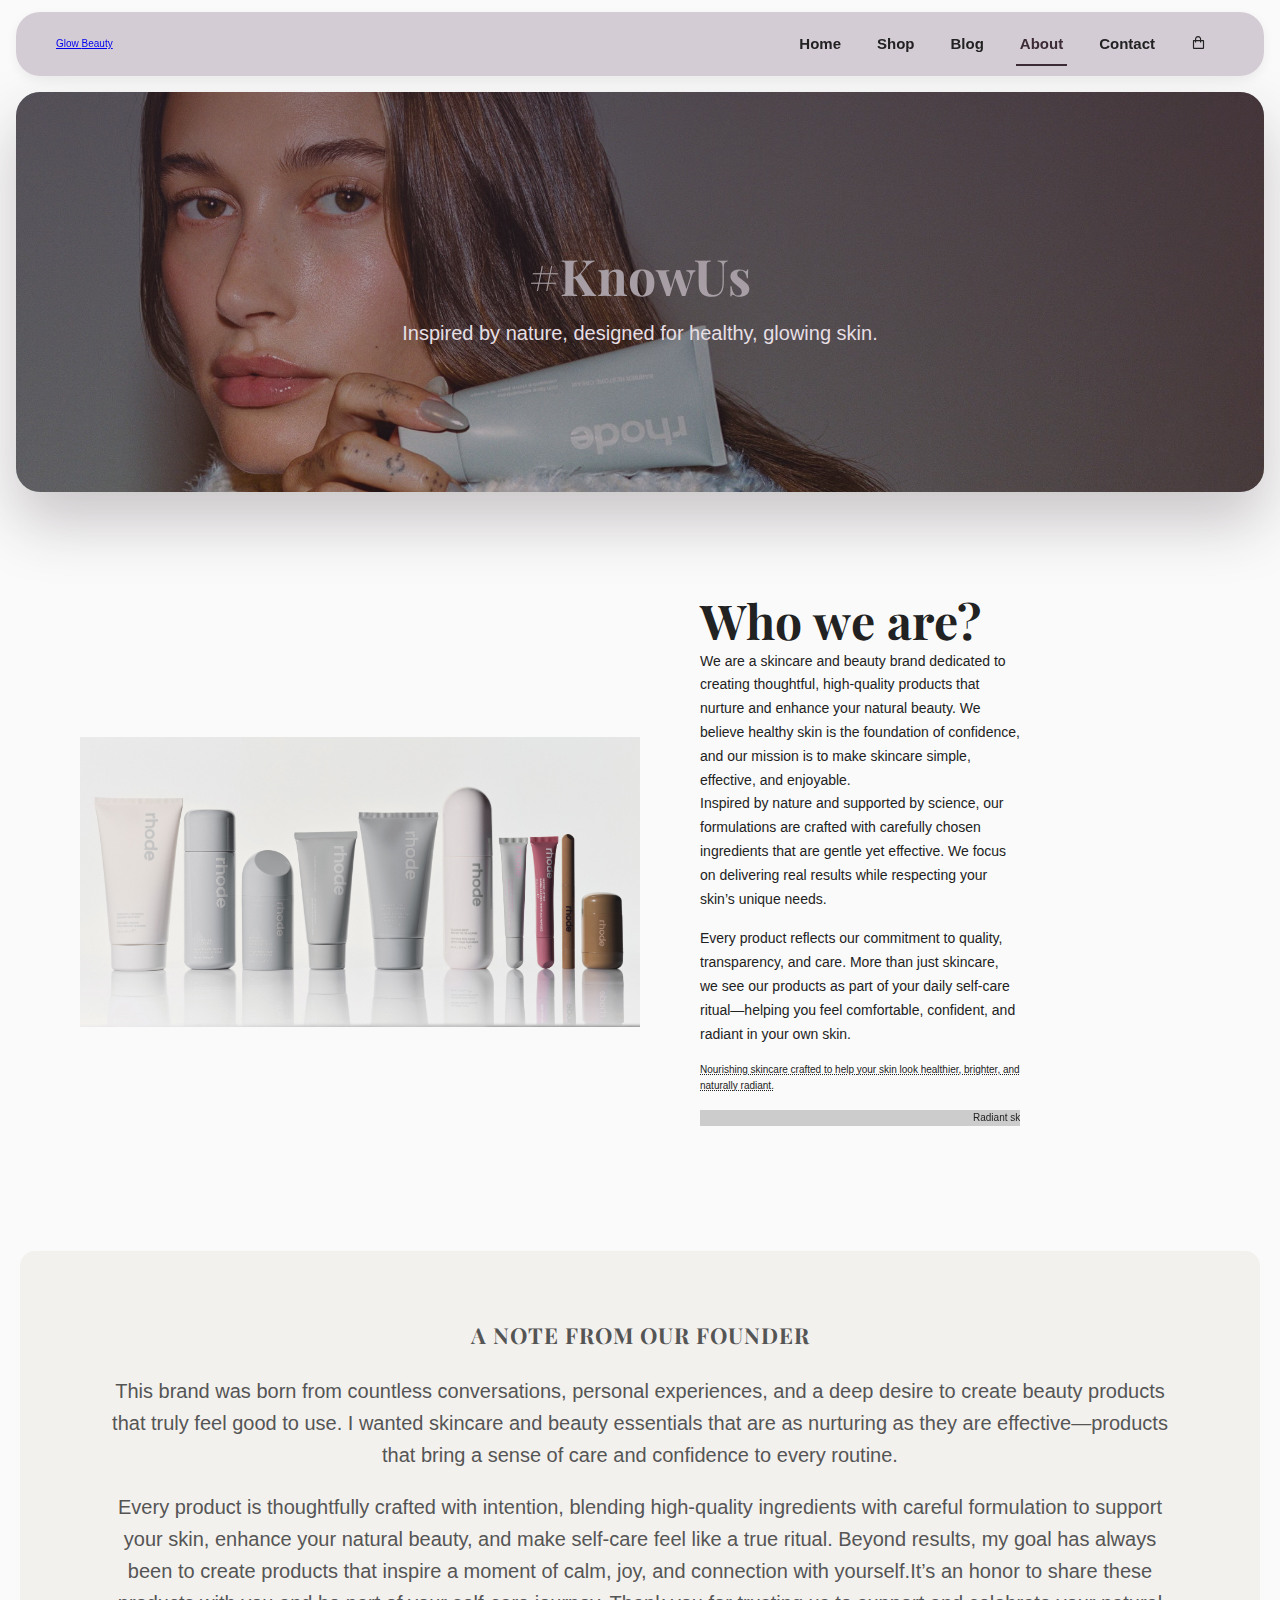
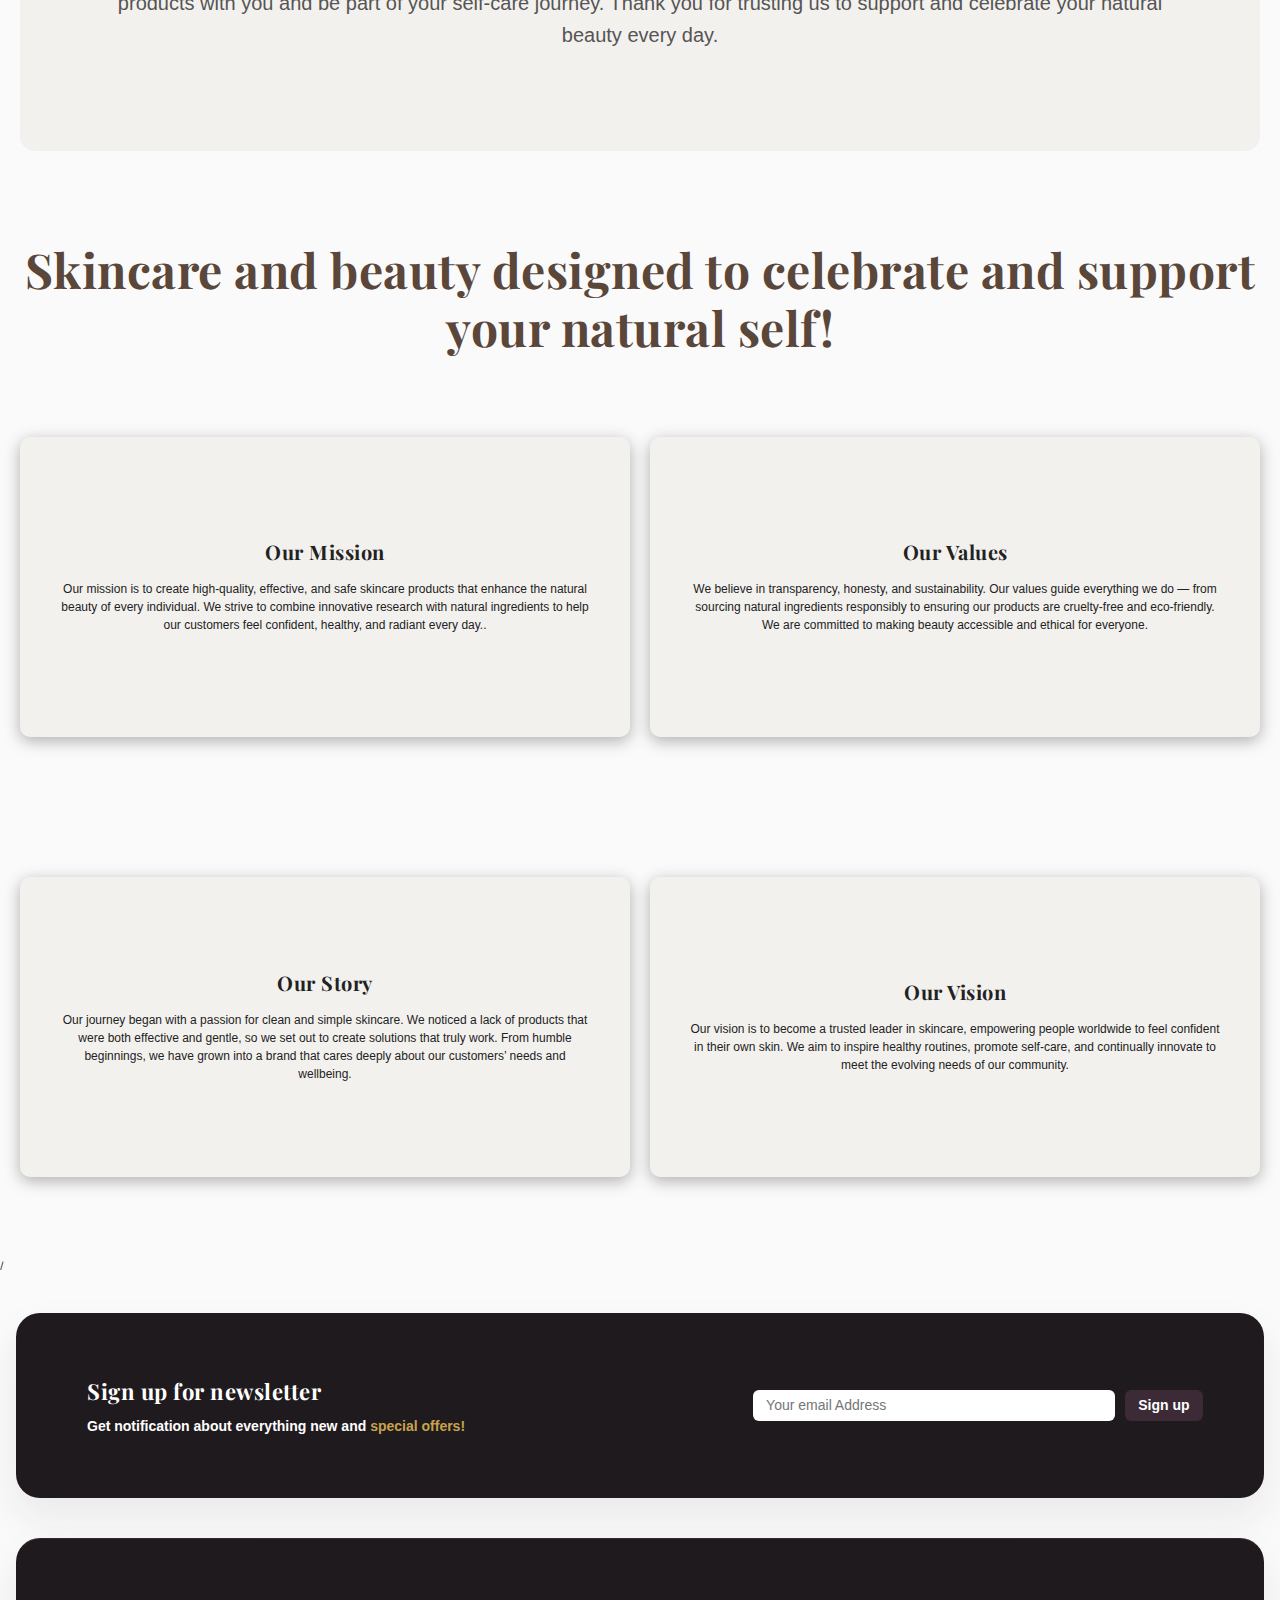
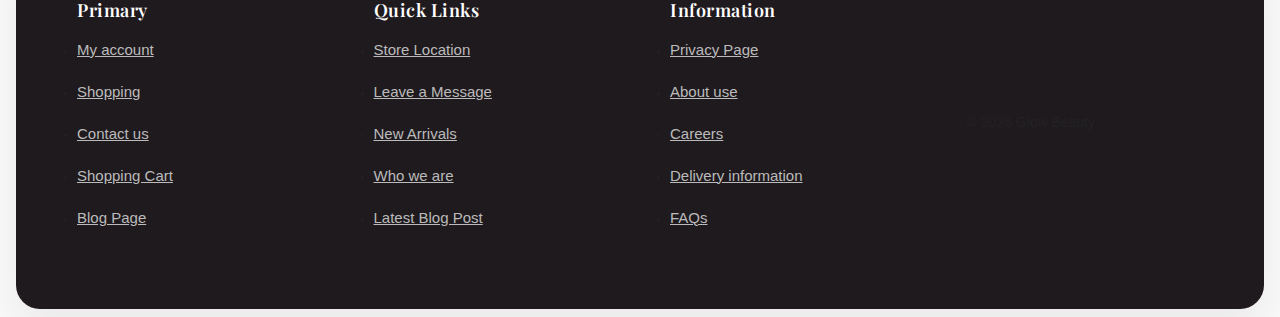
<file: about.html>
<!DOCTYPE html>
<html lang="en">
<head>
    <meta charset="UTF-8">
    <meta name="viewport" content="width=device-width, initial-scale=1.0">
    <title>Glow Beauty</title>
	<link rel="stylesheet" href="css/style.css">
    <link rel="stylesheet" href="https://unpkg.com/boxicons@latest/css/boxicons.min.css">
    <link href="https://fonts.googleapis.com/css2?family=Playfair+Display:wght@400;600&family=Inter:wght@400;500;600&display=swap" rel="stylesheet">
</head>

<body>
    
    <section id="header">
      <a href="index.html" class="logo">Glow <span>Beauty</span></a>        
        <div>
            <ul id="navbar">
                <li><a href="index.html">Home</a></li>
                <li><a href="shop.html">Shop</a></li>
                <li><a href="blog.html">Blog</a></li>
                <li><a class="active" href="about.html">About</a></li>
                <li><a href="contact.html">Contact</a></li>
                <li><a href="cart.html"><i class='bx bx-shopping-bag'></i></a></li>
            </ul>
        </div>
    </section>

    <section id="page-header" class ="about-header">

        <h2>#KnowUs</h2>

        <p>Inspired by nature, designed for healthy, glowing skin.</p>
    </section>

    <section id="about-head" class="section-p1">
        <img src="img/rhode1.jpg" style="margin-top: 40px;" >
    <div id="who">
        <h1>Who we are?</h1>
        <p>We are a skincare and beauty brand dedicated to creating thoughtful, high-quality products that nurture and enhance your natural beauty. We believe healthy skin is the foundation of confidence, and our mission is to make skincare simple, effective, and enjoyable.</p>

        <p> Inspired by nature and supported by science, our formulations are crafted with carefully chosen ingredients that are gentle yet effective. We focus on delivering real results while respecting your skin’s unique needs.</p>
         <br>
         <p>Every product reflects our commitment to quality, transparency, and care. More than just skincare, we see our products as part of your daily self-care ritual—helping you feel comfortable, confident, and radiant in your own skin.
        </p><br>
        <abbr title="Nourishing skincare crafted to help your skin look healthier, brighter, and naturally radiant.">
         Nourishing skincare crafted to help your skin look healthier, brighter, and naturally radiant.
        </abbr>
        
        <br><br>
        <marquee bgcolor="#ccc" loop="-1" scrollamount="5" width="100%">
            Radiant skin isn’t a miracle; it’s the result of consistent care, gentle ingredients, and a little love every day.
        </marquee>
    </div>

    <br><br>

    <footer class="section-p1">

    

    
    
</body>

    </section>

    <section id="founder-note" class="section-p1">
    <div class="founder-box">
        <h3>A NOTE FROM OUR FOUNDER</h3>

        <p>
            This brand was born from countless conversations, personal experiences, and a deep desire to create beauty products that truly feel good to use. I wanted skincare and beauty essentials that are as nurturing as they are effective—products that bring a sense of care and confidence to every routine.
        </p>

        <p>
            Every product is thoughtfully crafted with intention, blending high-quality ingredients with careful formulation to support your skin, enhance your natural beauty, and make self-care feel like a true ritual. Beyond results, my goal has always been to create products that inspire a moment of calm, joy, and connection with yourself.It’s an honor to share these products with you and be part of your self-care journey. Thank you for trusting us to support and celebrate your natural beauty every day.
            
           
        </p>
    </div>
</section>

<h1 class="title">Skincare and beauty designed to celebrate and support your natural self!</h1>

<div class="cards">
  <div class="card">
    <h3>Our Mission</h3>
    <p>Our mission is to create high-quality, effective, and safe skincare products that enhance the natural beauty of every individual. We strive to combine innovative research with natural ingredients to help our customers feel confident, healthy, and radiant every day..</p>
  </div>

  <div class="card">
    <h3>Our Values</h3>
    <p>We believe in transparency, honesty, and sustainability. Our values guide everything we do — from sourcing natural ingredients responsibly to ensuring our products are cruelty-free and eco-friendly. We are committed to making beauty accessible and ethical for everyone.</p>
  </div>

  <div class="card">
    <h3>Our Story</h3>
    <p>Our journey began with a passion for clean and simple skincare. We noticed a lack of products that were both effective and gentle, so we set out to create solutions that truly work. From humble beginnings, we have grown into a brand that cares deeply about our customers’ needs and wellbeing.</p>
  </div>

  <div class="card">
    <h3>Our Vision</h3>
    <p>Our vision is to become a trusted leader in skincare, empowering people worldwide to feel confident in their own skin. We aim to inspire healthy routines, promote self-care, and continually innovate to meet the evolving needs of our community.</p>
  </div>
</div>
/
<section id="newsletter" class="container">
    <div class="newstext">
      <h4>Sign up for newsletter</h4>
      <p>Get notification about everything new and <span>special offers!</span></p>
    </div>

    <div class="form">
      <input type="text" placeholder="Your email Address">
      <button class="normal">Sign up</button>

    </div>
    </section>

    

    <section class="footer container">
	
    <div class="contact-box">
        <h4>Primary</h4>
        <li><a href="#">My account</a></li>
        <li><a href="shop.html">Shopping</a></li>
        <li><a href="contact.html">Contact us</a></li>
        <li><a href="cart.html">Shopping Cart</a></li>
        <li><a href="blog.html">Blog Page</a></li>
    </div>
 
    <div class="contact-box">
        <h4>Quick Links</h4>
        <li><a href="contact.html#contact-details">Store Location</a></li>
        <li><a href="contact.html#form-details">Leave a Message</a></li>
        <li><a href="shop.html#new">New Arrivals</a></li>
        <li><a href="about.html#who">Who we are</a></li>
        <li><a href="blog.html#blog">Latest Blog Post</a></li>
    </div>
 
    <div class="contact-box"> 
        <h4>Information</h4>
        <li><a href="#">Privacy Page</a></li>
        <li><a href="#">About use</a></li>
        <li><a href="#">Careers</a></li>
        <li><a href="#">Delivery information</a></li>
        <li><a href="#">FAQs</a></li>
    </div>
    
    <p id="year"></p>

    </section>

    <script src="https://code.jquery.com/jquery-3.7.1.min.js"></script>
    <script src="js/main.js"></script>

</body>
</html>
</file>
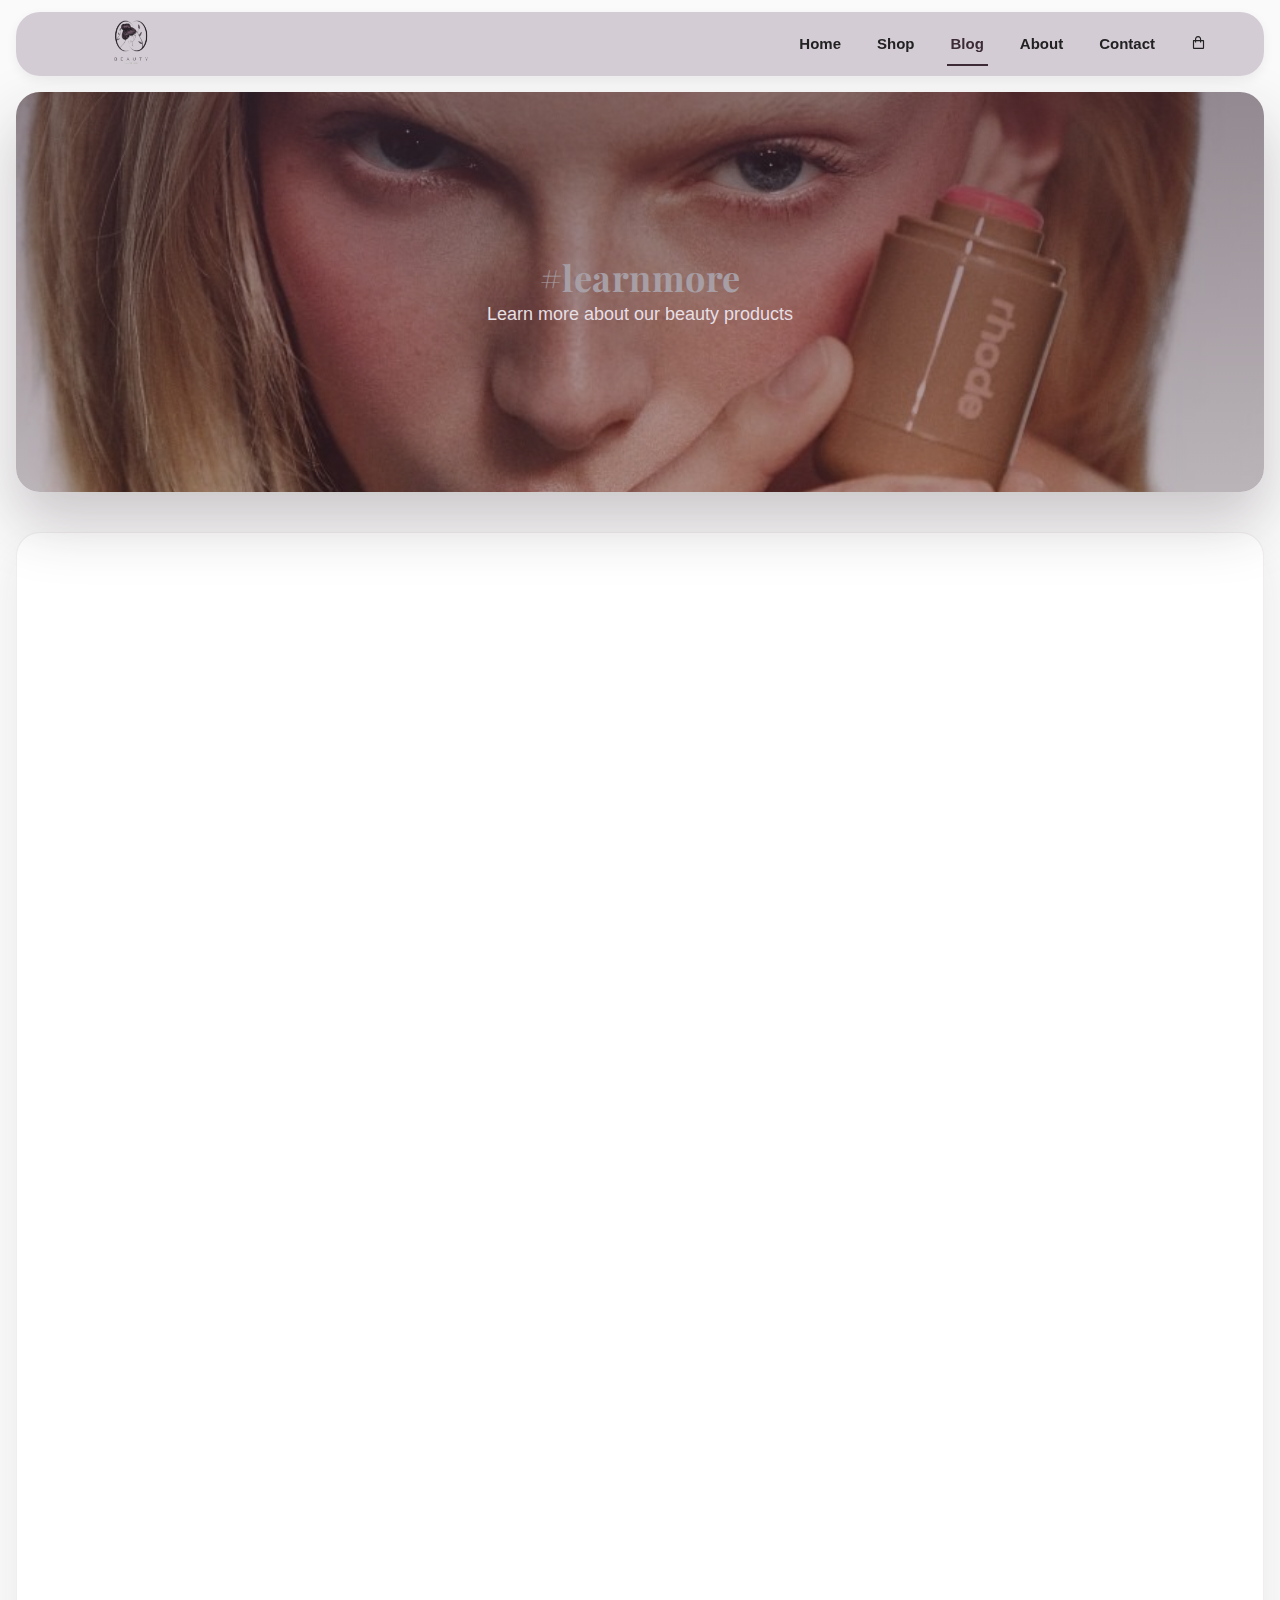
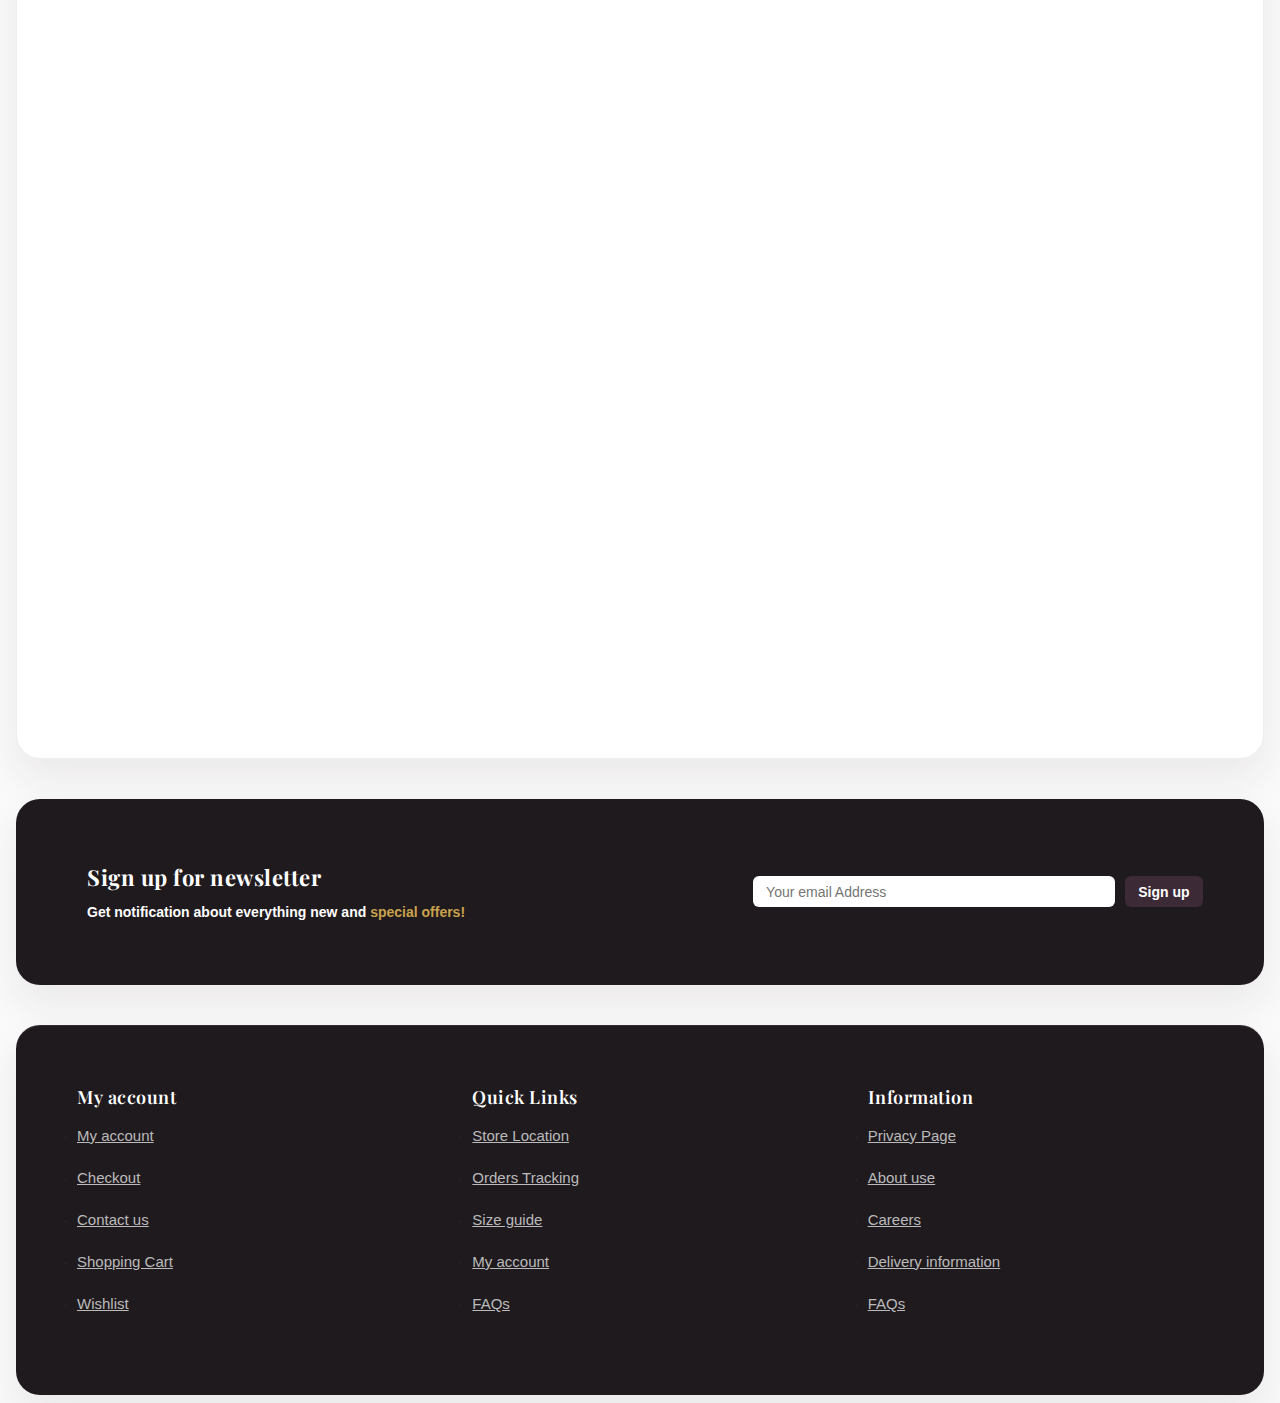
<file: blog.html>
<!DOCTYPE html>
<html lang="en">
<head>
    <meta charset="UTF-8">
    <meta name="viewport" content="width=device-width, initial-scale=1.0">
    <title>Era Beauty</title>
    <!-- <link rel="stylesheet" href="css/jquery-ui.css"> -->
	  <link rel="stylesheet" href="css/style.css">
    <link rel="stylesheet" href="https://unpkg.com/boxicons@latest/css/boxicons.min.css">
    <link href="https://fonts.googleapis.com/css2?family=Playfair+Display:wght@400;600&family=Inter:wght@400;500;600&display=swap" rel="stylesheet">
</head>

<body>
    <section id="header">
        <a href="#" class="logo" alt=""><img src="img/logo1.png"></a>
        <div>
            <ul id="navbar">
                <li><a href="index.html">Home</a></li>
                <li><a href="shop.html">Shop</a></li>
                <li><a class="active" href="blog.html">Blog</a></li>
                <li><a href="about.html">About</a></li>
                <li><a href="contact.html">Contact</a></li>
                <li><a href="cart.html"><i class='bx bx-shopping-bag'></i></a></li>
            </ul>
        </div>
    </section>

    <section  id="page-header" class="blog-header">
        <h2>#learnmore</h2>
        <p>Learn more about our beauty products</p>
    </section>

    <section id="blog" class="container">

      <div class="blog-box">
         <div class="blog-img">
           <img src="img/blog/b1.jpg" alt="">
         </div>

         <div class="blog-details">
          <h4 style="color: black;">ROSÉ chooses Sulhwasoo</h4>
          <p>The famed Korean brand Sulhwasoo was chosen by K-Pop global star ROSÉ known for her beautiful glassy skin. Sulhwasoo products are all available at Era Beauty!
             <a href="shop.html">Shop Now!</a></p>
          <a href="#">CONTINUE READING
          </a>
         </div>

         <h1>22/12</h1>

      </div>
      <div class="blog-box">
         <div class="blog-img">
           <img src="img/blog/b-2.jpg" alt="">
         </div>

         <div class="blog-details">
          <h4 style="color: black;">The perfect Christmas gift for your loved ones! </h4>
          <p>Get the beautiful K-Skincare advent calendar for your loved ones, full of beautiful surprises! 
            <a href="shop.html">Shop Now!</a>
          </p>
          <a href="#">CONTINUE READING
          </a>
         </div>

         <h1>21/12</h1>

         </div>
         <div class="blog-box">
         <div class="blog-img">
           <img src="img/blog/b3.jpg" alt="">
         </div>

         <div class="blog-details">
          <h4 style="color: black;">SOMI for COSRX</h4>
          <p>Beautiful K-Pop sensation SOMI chose COSRX, you can get all products at Era Beauty.
            <a href="shop.html">Shop Now!</a></p> </p>
          <a href="#">CONTINUE READING
          </a>
         </div>

         <h1>20/12</h1>

        </div>
        <div class="blog-box">
         <div class="blog-img">
           <img src="img/blog/b4.jpg" alt="">
         </div>

         <div class="blog-details">
          <h4 style="color: black;">Get Rhode Beauty Now!</h4>
          <p>Era Beauty is an authorized reseller for Rhode Beauty! Get your products now!
            <a href="shop.html">Shop Now!</a></p>
          </p>
          <a href="#">CONTINUE READING
          </a>
         </div>

         <h1>19/12</h1>

        </div><div class="blog-box">
         <div class="blog-img">
           <img src="img/blog/b5.jpg" alt="">
         </div>

         <div class="blog-details">
          <h4 style="color: black;">JIN for Laneiege</h4>
          <p>Global Superstar Jin chose Laneiege! Get your products now! 
            <a href="shop.html">Shop Now!</a></p>
          </p>
          <a href="#">CONTINUE READING
          </a>
         </div>

         <h1>18/12</h1>

         </div>
    </section>
    
    <section id="newsletter" class="container">
    <div class="newstext">
      <h4>Sign up for newsletter</h4>
      <p>Get notification about everything new and <span>special offers!</span></p>
    </div>

    <div class="form">
      <input type="text" placeholder="Your email Address">
      <button class="normal">Sign up</button>
    </div>
    </section>

    <section class="footer container">
	
    <div class="contact-box">
        <h4>My account</h4>
        <li><a href="#">My account</a></li>
        <li><a href="#">Checkout</a></li>
        <li><a href="#">Contact us</a></li>
        <li><a href="#">Shopping Cart</a></li>
        <li><a href="#">Wishlist</a></li>
    </div>
 
    <div class="contact-box">
        <h4>Quick Links</h4>
        <li><a href="#">Store Location</a></li>
        <li><a href="#">Orders Tracking</a></li>
        <li><a href="#">Size guide</a></li>
        <li><a href="#">My account</a></li>
        <li><a href="#">FAQs</a></li>
    </div>
 
    <div class="contact-box">
        <h4>Information</h4>
        <li><a href="#">Privacy Page</a></li>
        <li><a href="#">About use</a></li>
        <li><a href="#">Careers</a></li>
        <li><a href="#">Delivery information</a></li>
        <li><a href="#">FAQs</a></li>
    </div>
    </section>
   

    <script src="js/sproducts.js"></script>

</body>
</html>
</file>
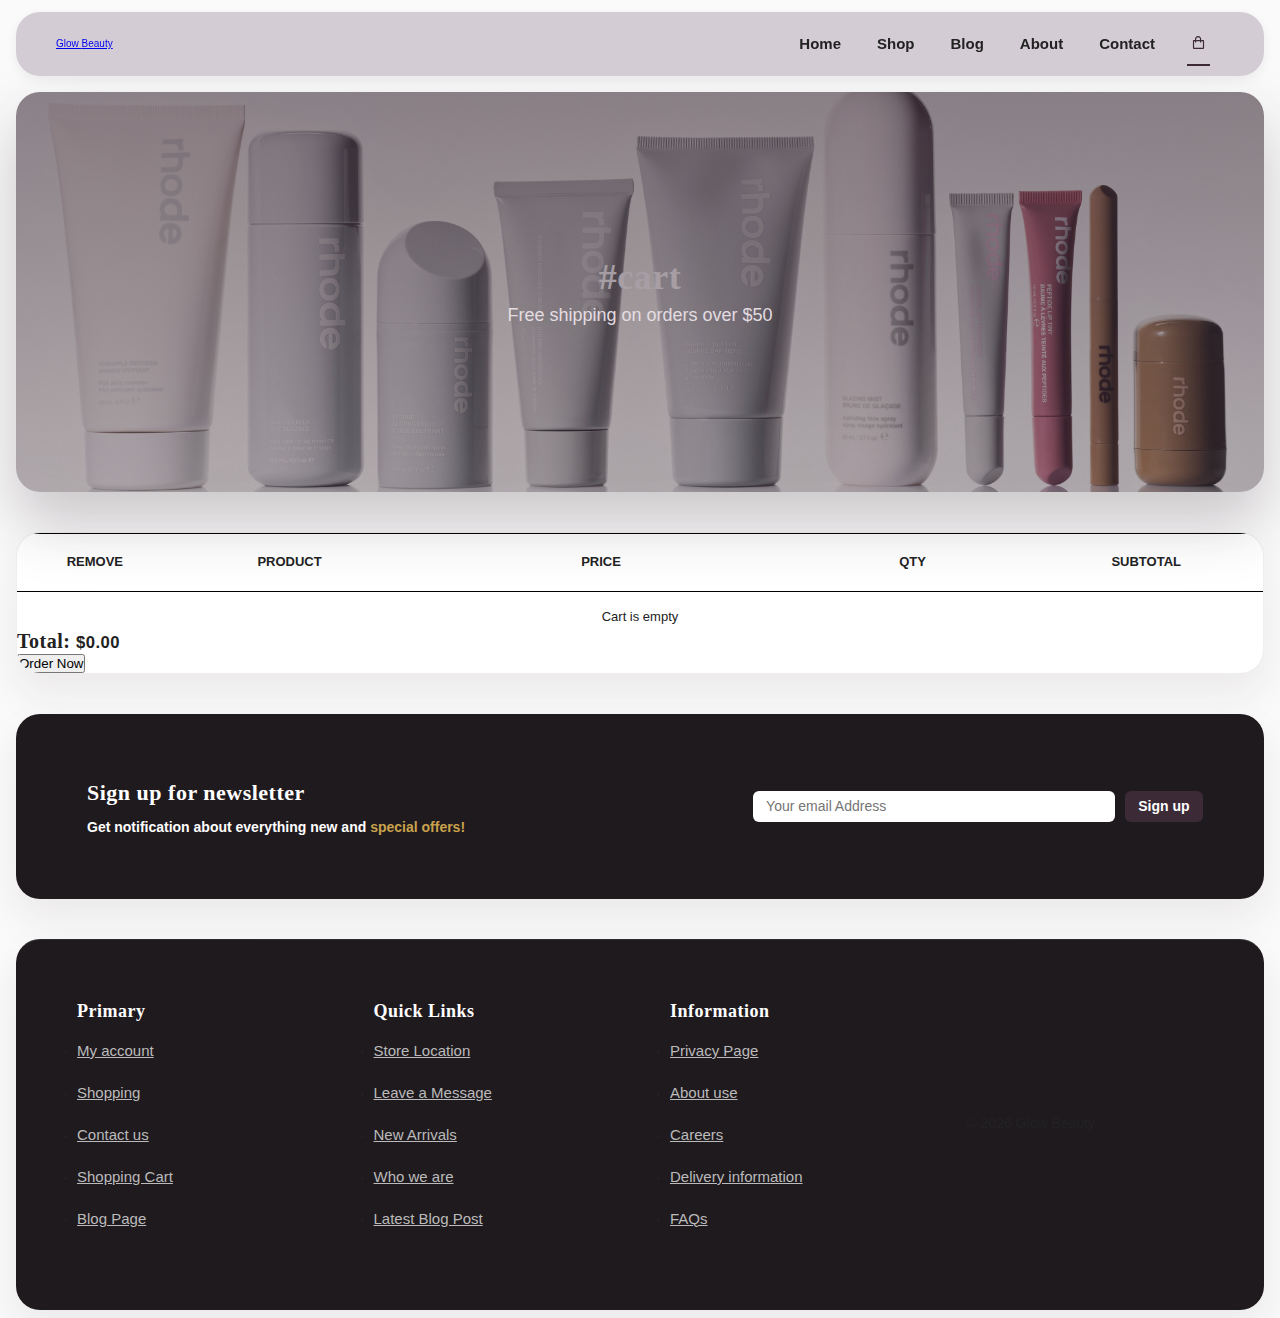
<file: cart.html>
<!DOCTYPE html>
<html lang="en">
<head>
    <meta charset="UTF-8">
    <title>Cart | Glow Beauty</title>
    <link rel="stylesheet" href="css/style.css">
    <link rel="stylesheet" href="https://unpkg.com/boxicons@latest/css/boxicons.min.css">
</head>
<body>

 <section id="header">
      <a href="index.html" class="logo">Glow <span>Beauty</span></a>        
        <div>
            <ul id="navbar">
                <li><a href="index.html">Home</a></li>
                <li><a href="shop.html">Shop</a></li>
                <li><a href="blog.html">Blog</a></li>
                <li><a href="about.html">About</a></li>
                <li><a href="contact.html">Contact</a></li>
                <li><a class="active" href="cart.html"><i class='bx bx-shopping-bag'></i></a></li>
            </ul>
        </div>
    </section>

    <section  id="page-header" class="cart-header">
        <h2>#cart</h2>
        <p>Free shipping on orders over $50</p>
    </section>

<section id="cart" class="container">
<table width="100%">
    <thead>
        <tr>
            <td>Remove</td>
            <td>Product</td>
            <td>Price</td>
            <td>Qty</td>
            <td>Subtotal</td>
        </tr>
    </thead>
    <tbody id="cart-body"></tbody>
</table>

<div id="cart-total-box">
    <h3> Total: <span id="cart-total" style="font-weight: bolder; font-size: smaller;">$0.00</span></h3>
    
</div>
<button id="orderNow">Order Now</button>
</section>

<section id="newsletter" class="container">
    <div class="newstext">
      <h4>Sign up for newsletter</h4>
      <p>Get notification about everything new and <span>special offers!</span></p>
    </div>

    <div class="form">
      <input type="text" placeholder="Your email Address">
      <button class="normal">Sign up</button>
    </div>
    </section>

    <section class="footer container">
	
    <div class="contact-box">
        <h4>Primary</h4>
        <li><a href="#">My account</a></li>
        <li><a href="shop.html">Shopping</a></li>
        <li><a href="contact.html">Contact us</a></li>
        <li><a href="cart.html">Shopping Cart</a></li>
        <li><a href="blog.html">Blog Page</a></li>
    </div>
 
    <div class="contact-box">
        <h4>Quick Links</h4>
        <li><a href="contact.html#contact-details">Store Location</a></li>
        <li><a href="contact.html#form-details">Leave a Message</a></li>
        <li><a href="shop.html#new">New Arrivals</a></li>
        <li><a href="about.html#who">Who we are</a></li>
        <li><a href="blog.html#blog">Latest Blog Post</a></li>
    </div>
 
    <div class="contact-box">
        <h4>Information</h4>
        <li><a href="#">Privacy Page</a></li>
        <li><a href="#">About use</a></li>
        <li><a href="#">Careers</a></li>
        <li><a href="#">Delivery information</a></li>
        <li><a href="#">FAQs</a></li>
    </div>

    <p id="year"></p>
    </section>
   
    <script src="js/cart.js"></script>
    <script src="js/sproducts.js"></script>
    <script src="https://code.jquery.com/jquery-3.7.1.min.js"></script>
    <script src="js/main.js"></script>

</body>
</html>
</file>
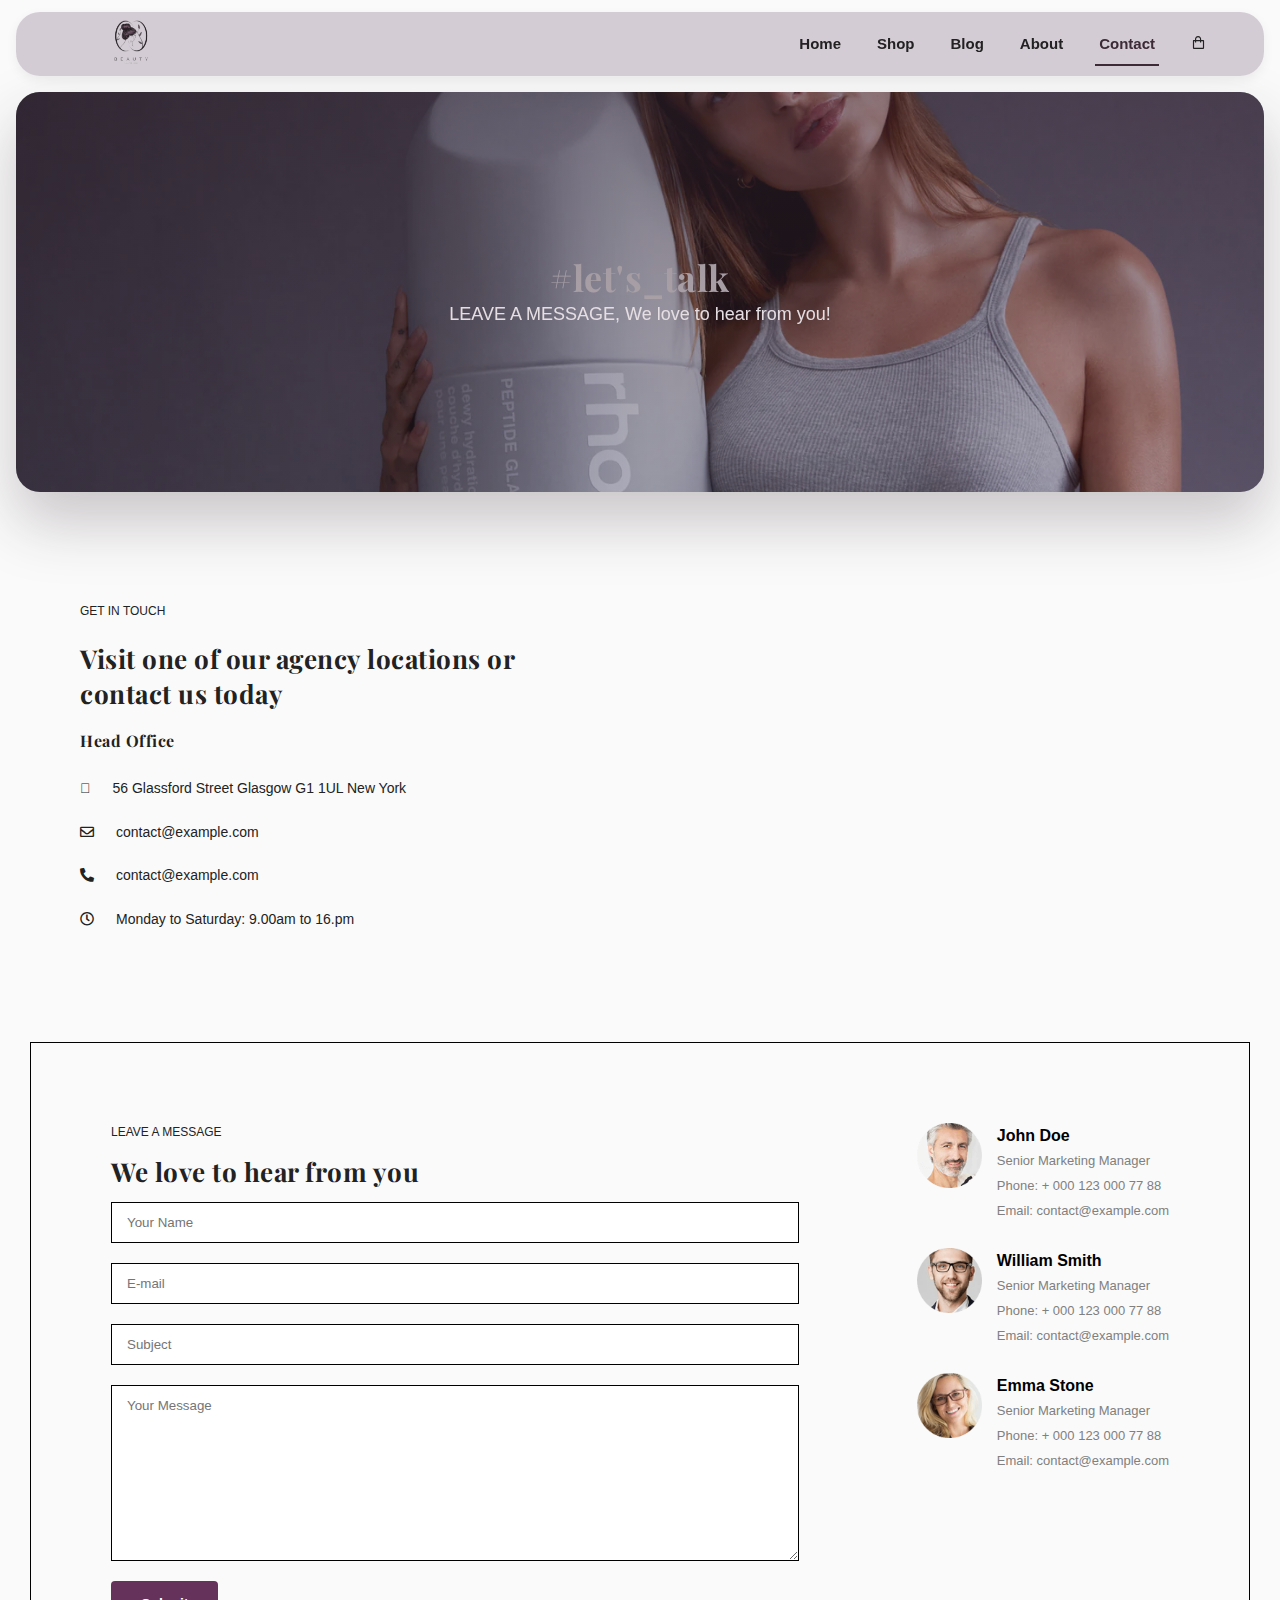
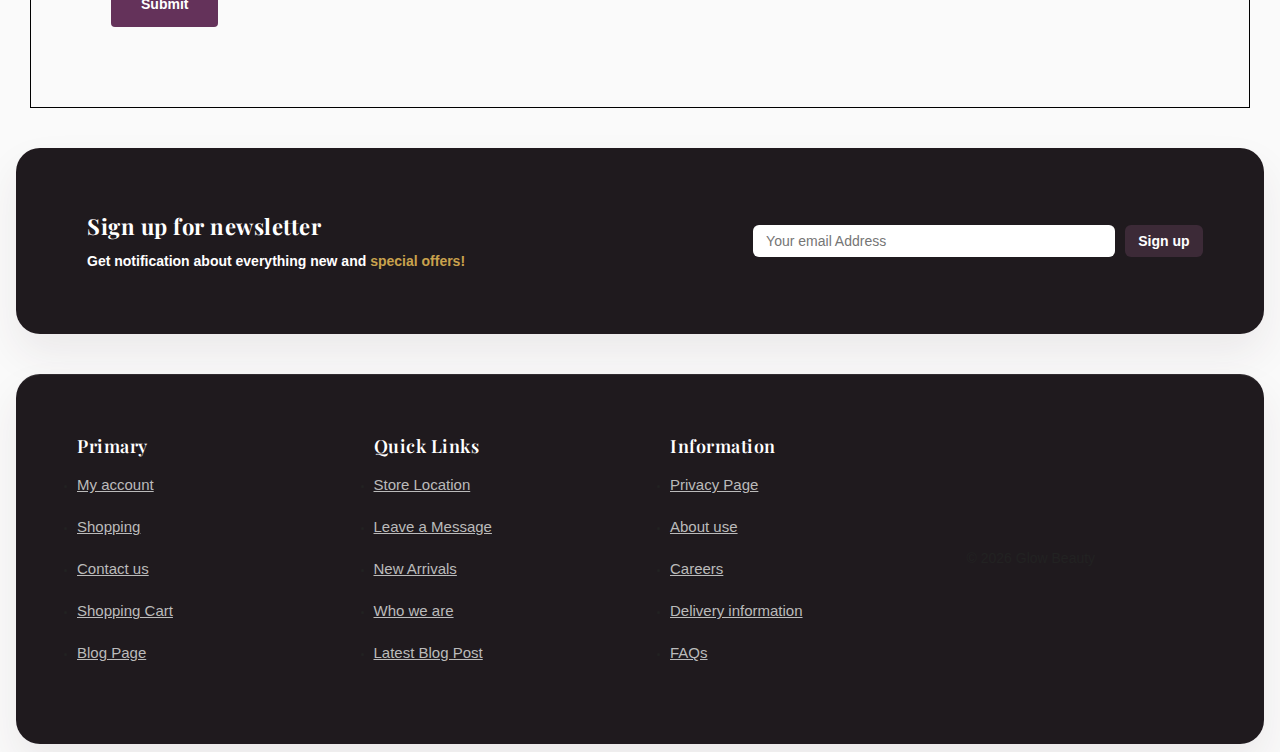
<file: contact.html>
<!DOCTYPE html>
<html lang="en">
<head>
    <meta charset="UTF-8">
    <meta name="viewport" content="width=device-width, initial-scale=1.0">
    <title>Glow Beauty</title>
    <!-- <link rel="stylesheet" href="css/jquery-ui.css"> -->
	  <link rel="stylesheet" href="css/style.css">
    <link rel="stylesheet" href="https://unpkg.com/boxicons@latest/css/boxicons.min.css">
    <link href="https://fonts.googleapis.com/css2?family=Playfair+Display:wght@400;600&family=Inter:wght@400;500;600&display=swap" rel="stylesheet">
    <link rel="stylesheet" href="https://pro.fontawesome.com/releases/v5.10.0/css/all.css" />

</head>

<body>
    <section id="header">
        <a href="index.html" class="logo" alt=""><img src="img/logo1.png"></a>
        <div>
            <ul id="navbar">
                <li><a href="index.html">Home</a></li>
                <li><a href="shop.html">Shop</a></li>
                <li><a href="blog.html">Blog</a></li>
                <li><a href="about.html">About</a></li>
                <li><a class="active" href="contact.html">Contact</a></li>
                <li><a href="cart.html"><i class='bx bx-shopping-bag'></i></a></li>
            </ul>
        </div>
    </section>

    <section  id="page-header" class="contact-header">
       <h2>#let's_talk</h2>
        <p>LEAVE A MESSAGE, We love to hear from you!</p>
    </section>

     <section id="contact-details" class="section-p1">
        <div class="details">
            <span>GET IN TOUCH</span>
            <h2 style="line-height: normal;">Visit one of our agency locations or contact us today</h2>
            <h3>Head Office</h3>
            <div>
                <li>
                    <p><i class="fal fa-map"></i>56 Glassford Street Glasgow G1 1UL New York</p>
                </li>
                <li>
                    <p><i class="far fa-envelope"></i>contact@example.com </p>
                </li>
                <li>
                    <p><i class="fas fa-phone-alt"></i>contact@example.com </p>
                </li>
                <li>
                    <p><i class="far fa-clock"></i>Monday to Saturday: 9.00am to 16.pm </p>
                </li>
            </div>
        </div>

        <div class="map">
            <iframe src="https://www.google.com/maps/embed?pb=!1m18!1m12!1m3!1d2469.8088025254456!2d-1.256555484681452!3d51.754819700404106!2m3!1f0!2f0!3f0!3m2!1i1024!2i768!4f13.1!3m3!1m2!1s0x4876c6a9ef8c485b%3A0xd2ff1883a001afed!2sUniversity%20of%20Oxford!5e0!3m2!1sen!2sbd!4v1637232208485!5m2!1sen!2sbd"
                width="600" height="450" style="border:0; border-radius: 15px;" allowfullscreen="" loading="lazy"></iframe>
        </div>
    </section>

   <section id="form-details">
    <form id="contactForm" action="" method="POST">
        <span>LEAVE A MESSAGE</span>
        <h2>We love to hear from you </h2>
        <input type="text" name="name" id="name" placeholder="Your Name" required>
        <input type="email" name="email" id="email" placeholder="E-mail" required>
        <input type="text" name="subject" id="subject" placeholder="Subject">
        <textarea name="message" id="message" cols="30" rows="10" placeholder="Your Message" required></textarea>
        <button type="submit" class="normal">Submit</button>
    </form>

        <div class="people">
            <div>
                <img src="img/people/1.png" alt="">
                <p><span>John Doe </span> Senior Marketing Manager <br> Phone: + 000 123 000 77 88 <br> Email: contact@example.com</p>
            </div>
            <div>
                <img src="img/people/2.png" alt="">
                <p><span>William Smith</span> Senior Marketing Manager <br> Phone: + 000 123 000 77 88 <br> Email: contact@example.com</p>
            </div>
            <div>
                <img src="img/people/3.png" alt="">
                <p><span>Emma Stone</span> Senior Marketing Manager <br> Phone: + 000 123 000 77 88 <br> Email: contact@example.com</p>
            </div>
        </div>
    </section>
    
    <section id="newsletter" class="container">
    <div class="newstext">
      <h4>Sign up for newsletter</h4>
      <p>Get notification about everything new and <span>special offers!</span></p>
    </div>

    <div class="form">
      <input type="text" placeholder="Your email Address">
      <button class="normal">Sign up</button>
    </div>
    </section>

    <section class="footer container">
	
    <div class="contact-box">
        <h4>Primary</h4>
        <li><a href="#">My account</a></li>
        <li><a href="shop.html">Shopping</a></li>
        <li><a href="contact.html">Contact us</a></li>
        <li><a href="cart.html">Shopping Cart</a></li>
        <li><a href="blog.html">Blog Page</a></li>
    </div>
 
    <div class="contact-box">
        <h4>Quick Links</h4>
        <li><a href="contact.html#contact-details">Store Location</a></li>
        <li><a href="contact.html#form-details">Leave a Message</a></li>
        <li><a href="shop.html#new">New Arrivals</a></li>
        <li><a href="about.html#who">Who we are</a></li>
         <li><a href="blog.html#blog">Latest Blog Post</a></li>
    </div>
 
    <div class="contact-box">
        <h4>Information</h4>
        <li><a href="#">Privacy Page</a></li>
        <li><a href="#">About use</a></li>
        <li><a href="#">Careers</a></li>
        <li><a href="#">Delivery information</a></li>
        <li><a href="#">FAQs</a></li>
    </div>

    <p id="year"></p>
    </section>
   

    <script src="js/sproducts.js"></script>
    <script src="https://code.jquery.com/jquery-3.7.1.min.js"></script>
    <script src="js/main.js"></script>

</body>
</html>
</file>
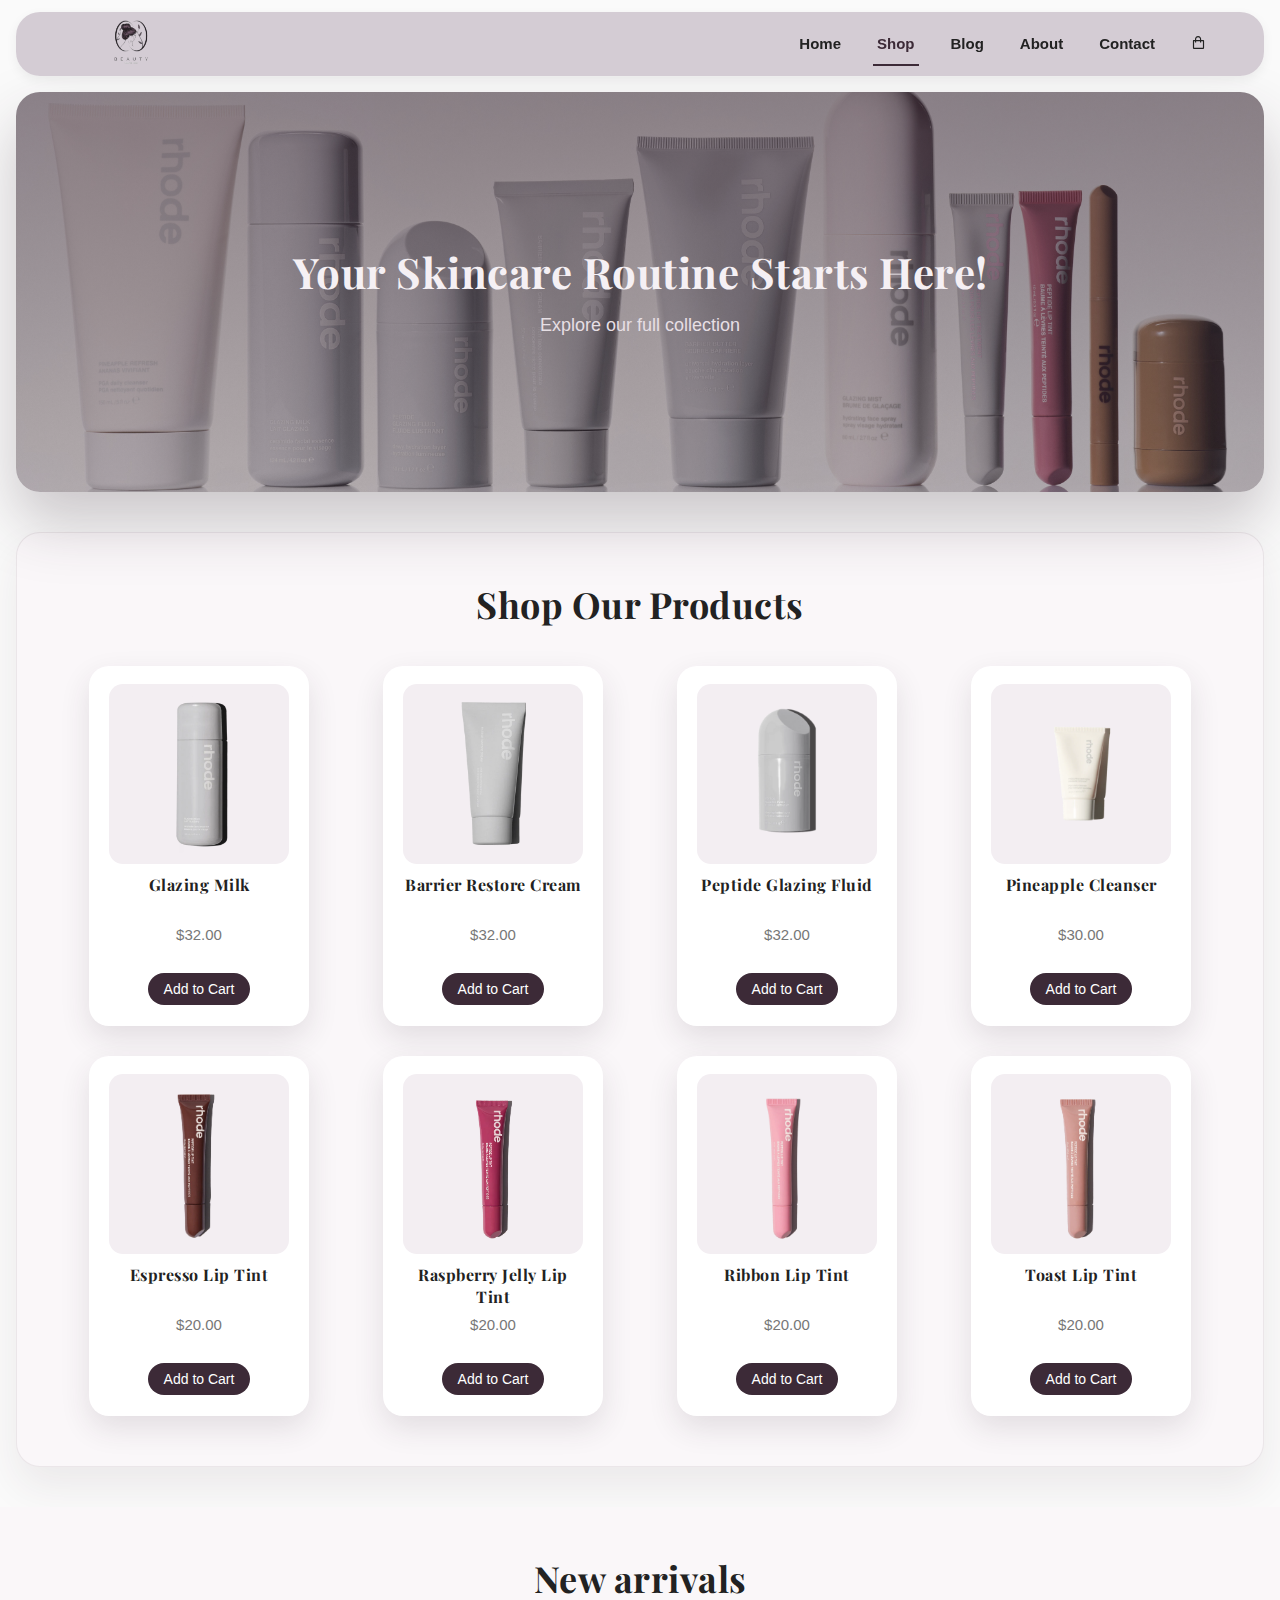
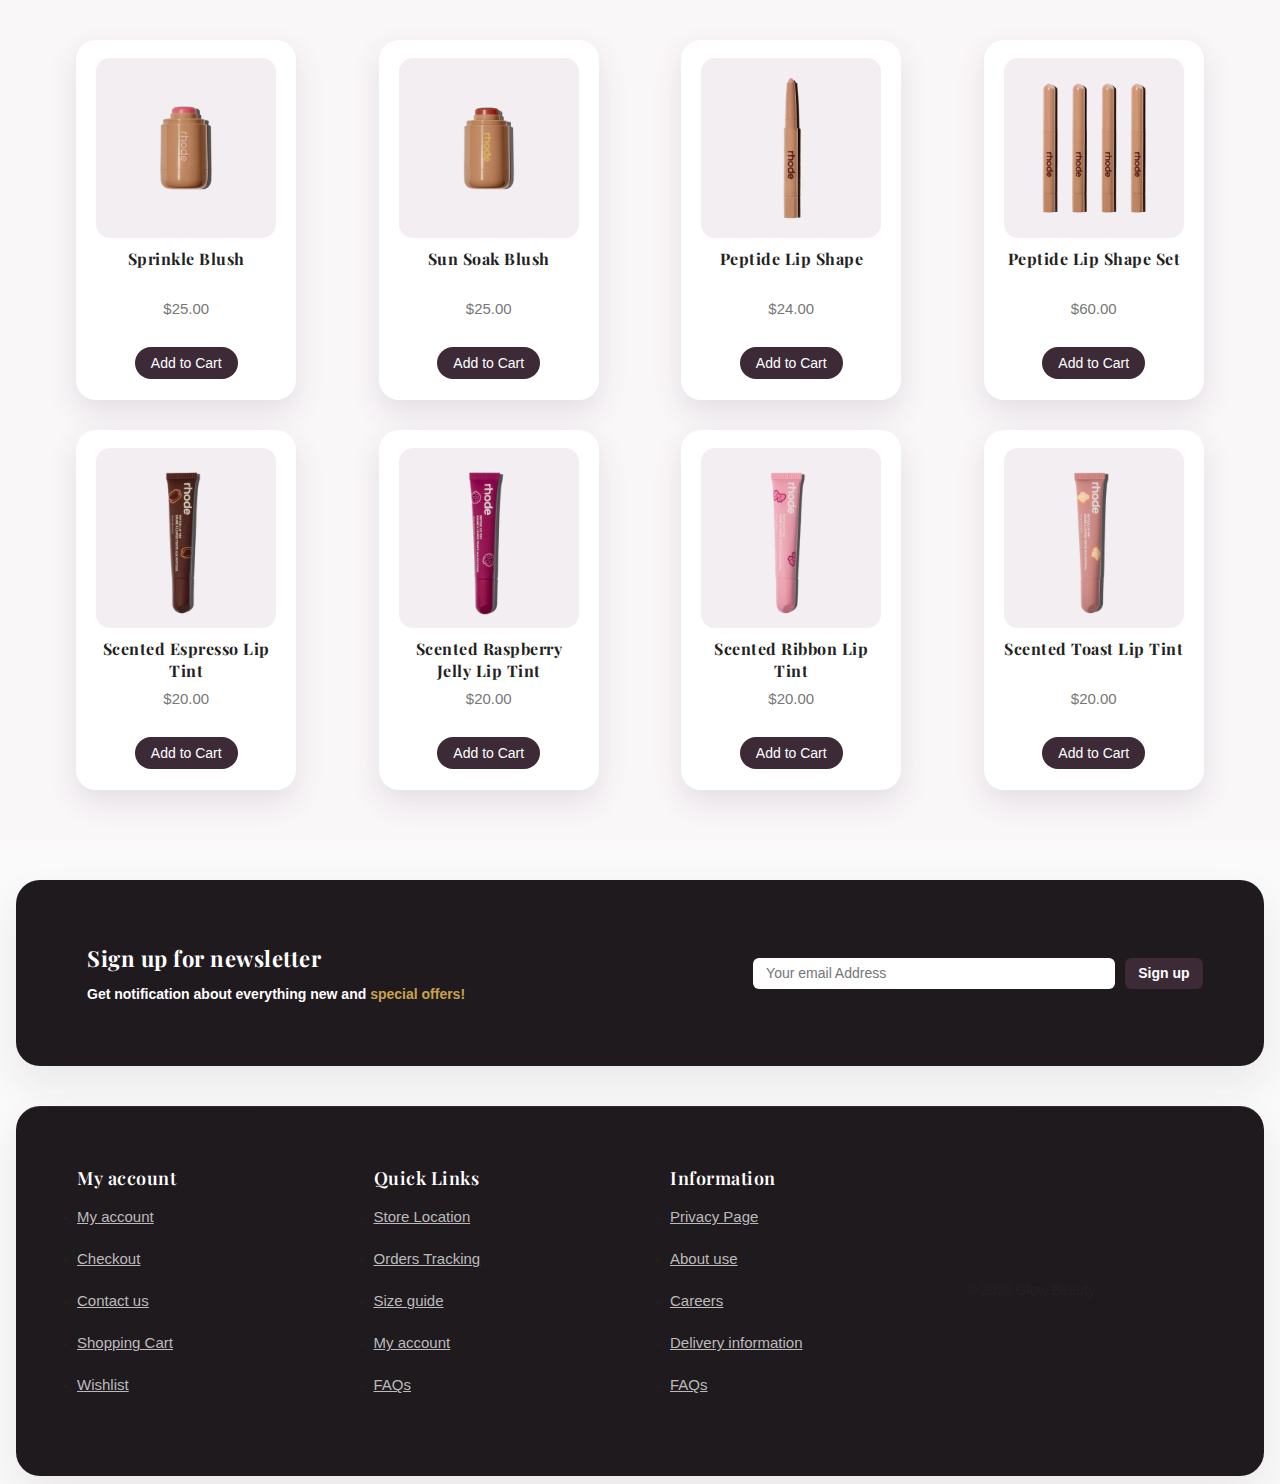
<file: shop.html>
<!DOCTYPE html>
<html lang="en">
<head>
    <meta charset="UTF-8">
    <meta name="viewport" content="width=device-width, initial-scale=1.0">
    <title>Glow Beauty</title>
	  <link rel="stylesheet" href="css/style.css">
    <link rel="stylesheet" href="https://unpkg.com/boxicons@latest/css/boxicons.min.css">
    <link href="https://fonts.googleapis.com/css2?family=Playfair+Display:wght@400;600&family=Inter:wght@400;500;600&display=swap" rel="stylesheet">
</head>
<body>

    <section id="header">
        <a href="#" class="logo" alt=""><img src="img/logo1.png"></a>
        <div>
            <ul id="navbar">
                <li><a href="index.html">Home</a></li>
                <li><a class="active" href="shop.html">Shop</a></li>
                <li><a href="blog.html">Blog</a></li>
                <li><a href="about.html">About</a></li>
                <li><a href="contact.html">Contact</a></li>
                <li><a href="cart.html"><i class='bx bx-shopping-bag'></i></a></li>
            </ul>
        </div>
    </section>

    <section id="page-header">
        <h4>Your Skincare Routine Starts Here!</h4>
        <p>Explore our full collection</p>
    </section>

    <section class="shopping container">
        <h2>Shop Our Products</h2>

        <div class="products">

          <div class="product" onclick="window.location.href='sproduct.html?id=1';">
            <img src="img/glazing_milk.webp" alt="Product 1">
            <h3>Glazing Milk</h3>
            <p>$32.00</p>
            <button class="add-to-cart">Add to Cart</button>
          </div>

          <div class="product" onclick="window.location.href='sproduct.html?id=2';">
            <img src="img/barrier_restore_cream.webp" alt="Product 2">
            <h3>Barrier Restore Cream</h3>
            <p>$32.00</p>
            <button class="add-to-cart">Add to Cart</button>
          </div>

          <div class="product" onclick="window.location.href='sproduct.html?id=3';">
            <img src="img/peptide_glazing_fluid.webp" alt="Product 3">
            <h3>Peptide Glazing Fluid</h3>
            <p>$32.00</p>
            <button class="add-to-cart">Add to Cart</button>
          </div>

          <div class="product" onclick="window.location.href='sproduct.html?id=4';">
            <img src="img/pineapple_refresh.webp" alt="Product 4">
            <h3>Pineapple Cleanser</h3>
            <p>$30.00</p>
            <button class="add-to-cart">Add to Cart</button>
          </div>

          <div class="product" onclick="window.location.href='sproduct.html?id=5';">
            <img src="img/espresso_lip_tint.webp" alt="Product 5">
            <h3>Espresso Lip Tint</h3>
            <p>$20.00</p>
            <button class="add-to-cart">Add to Cart</button>
          </div>

          <div class="product" onclick="window.location.href='sproduct.html?id=6';">
            <img src="img/rasberry_lip_tint.webp" alt="Product 6">
            <h3>Raspberry Jelly Lip Tint</h3>
            <p>$20.00</p>
            <button class="add-to-cart">Add to Cart</button>
          </div>

          <div class="product" onclick="window.location.href='sproduct.html?id=7';">
            <img src="img/ribbon_lip_tint.webp" alt="Product 7">
            <h3>Ribbon Lip Tint</h3>
            <p>$20.00</p>
            <button class="add-to-cart">Add to Cart</button>
          </div>

          <div class="product" onclick="window.location.href='sproduct.html?id=8';">
            <img src="img/toast_liptint.webp" alt="Product 8">
            <h3>Toast Lip Tint</h3>
            <p>$20.00</p>
            <button class="add-to-cart">Add to Cart</button>
          </div>

        </div>
    </section>

    <section class="shopping">
      <h2>New arrivals</h2>

      <div class="products">

        <div class="product">
          <img src="img/sprinkle_blush.webp" alt="Product 1">
          <h3>Sprinkle Blush</h3>
          <p>$25.00</p>
          <button class="add-to-cart">Add to Cart</button>
        </div>

        <div class="product">
          <img src="img/sun_soak_blush.webp" alt="Product 2">
          <h3>Sun Soak Blush</h3>
          <p>$25.00</p>
          <button class="add-to-cart">Add to Cart</button>
        </div>

        <div class="product">
          <img src="img/peptide_lip_shape.webp" alt="Product 3">
          <h3>Peptide Lip Shape</h3>
          <p>$24.00</p>
          <button class="add-to-cart">Add to Cart</button>
        </div>

        <div class="product">
          <img src="img/lip_shape_set.webp" alt="Product 3">
          <h3>Peptide Lip Shape Set</h3>
          <p>$60.00</p>
          <button class="add-to-cart">Add to Cart</button>
        </div>

        <div class="product">
          <img src="img/scented_espresso_tint.webp" alt="Product 3">
          <h3>Scented Espresso Lip Tint</h3>
          <p>$20.00</p>
          <button class="add-to-cart">Add to Cart</button>
        </div>

        <div class="product">
          <img src="img/scented_rj_tint.webp" alt="Product 3">
          <h3>Scented Raspberry Jelly Lip Tint</h3>
          <p>$20.00</p>
          <button class="add-to-cart">Add to Cart</button>
        </div>

        <div class="product">
          <img src="img/scented_ribbon_tint.webp" alt="Product 3">
          <h3>Scented Ribbon Lip Tint</h3>
          <p>$20.00</p>
          <button class="add-to-cart">Add to Cart</button>
        </div>

        <div class="product">
          <img src="img/scented_toast_tint.webp" alt="Product 3">
          <h3>Scented Toast Lip Tint</h3>
          <p>$20.00</p>
          <button class="add-to-cart">Add to Cart</button>
        </div>

      </div>
    </section>
    
    <section id="newsletter" class="container">
      <div class="newstext">
        <h4>Sign up for newsletter</h4>
        <p>Get notification about everything new and <span>special offers!</span></p>
      </div>

      <div class="form">
        <input type="text" placeholder="Your email Address">
        <button class="normal">Sign up</button>
      </div>
    </section>

    <section class="footer container">
      <div class="contact-box">
          <h4>My account</h4>
          <li><a href="#">My account</a></li>
          <li><a href="#">Checkout</a></li>
          <li><a href="#">Contact us</a></li>
          <li><a href="#">Shopping Cart</a></li>
          <li><a href="#">Wishlist</a></li>
      </div>
  
      <div class="contact-box">
          <h4>Quick Links</h4>
          <li><a href="#">Store Location</a></li>
          <li><a href="#">Orders Tracking</a></li>
          <li><a href="#">Size guide</a></li>
          <li><a href="#">My account</a></li>
          <li><a href="#">FAQs</a></li>
      </div>
  
      <div class="contact-box">
          <h4>Information</h4>
          <li><a href="#">Privacy Page</a></li>
          <li><a href="#">About use</a></li>
          <li><a href="#">Careers</a></li>
          <li><a href="#">Delivery information</a></li>
          <li><a href="#">FAQs</a></li>
      </div>

      <p id="year"></p>
    </section>

    <div id="alert">Added to cart!</div>

    <script src="https://code.jquery.com/jquery-3.7.1.min.js"></script>
    <script src="js/sproducts.js"></script>
    <script src="js/main.js"></script>
</body>
</html>
</file>
<file: css/style.css>
:root {
  --brand: #3C2A37;
}

*{
  margin: 0;
  padding: 0;
  box-sizing: border-box;
}

body{
  background-color: #FFFFFF;
  color: #222222;
  width: 100%;
  font-family: 'Inter', sans-serif;
  line-height: 1.6;
}

.container {
  width: calc(100% - 32px);
  margin: 40px auto;
  border-radius: 24px;
  overflow: hidden;
  background: #fff;
  box-shadow: 0 20px 40px rgba(60, 42, 55, 0.08);
  border: 1px solid rgba(60, 42, 55, 0.08);
}

/* Large screens */
@media (min-width: 1400px) {
  .container {
    width: calc(100% - 48px);
  }
}

h1, h2, h3, h4 {
  font-family: 'Playfair Display', serif;
  letter-spacing: 0.5px;
}

.logo img{
  width: 150px;
  max-width: 100%;
  height: auto;
  opacity: 1;
}

html{
  font-size: 62.5%;
  scroll-behavior: smooth;
  scroll-padding-top: 96px;
  overflow-x: hidden;
}

#header{
  align-items: center;
  display: flex;
  justify-content: space-between;
  padding: 0 40px;
  box-shadow: 0 4px 12px rgba(0,0,0,0.06);
  z-index: 999;
  position: sticky;
  top: 0;
  height: 64px;
  width: calc(100% - 32px);
  margin: 12px auto 0;
  border-radius: 24px;
  backdrop-filter: blur(10px);
  background: rgba(207, 198, 207, 0.9);
}

h1{
  font-size: 48px;
  line-height: 1.2;
  color:#222;
}

h2{
  font-size: 36px;
  line-height: 1.25;
  color: #222;
}

h3{
  font-size: 20px;
  line-height: 1.3;
}

h4{
  font-size: 16px;
  line-height: 1.35;
  color: #222;  
}

h6{
  font-weight: 700;
  font-size: 12px;
}

h1, h2, h3, h4, h6, p{
  margin: 0;
}

p{
  font-size: 14px;
  line-height: 1.7;
  margin: 0;
}

#hero h4 {
  line-height: 1.1;
  color: white;
  max-width: 700px;
  margin-bottom: 24px;
  font-size: 64px;
  font-weight: 600;
  letter-spacing: 0.3px;
}

#hero p {
  font-size: 20px;
  color: white;
  margin: 10px 0 20px;
  max-width: 520px;
  margin-bottom: 24px;
  opacity: 0.95;
}

.section-p1{
  padding: 40px 80px;

}

.section-m1{
  margin: 40px 0;
}

#navbar{
  display: flex;
  align-items: center;
  justify-content: center;
}

#navbar li{
  list-style: none;
  padding: 0 14px;
  position: relative;
}

#navbar li a{
  text-decoration: none;
  font-size: 15px;
  font-weight: 600;
  color: #222222;
  transition: 0.3s ease;
  position: relative;
  display: inline-block;
  padding: 6px 4px;
}

#navbar li a:hover,
#navbar li a.active{
  color:#3C2A37;
}

#navbar li a.active::after{
  content: "";
  width: 100%;
  height: 2px;
  background: #3C2A37;
  position: absolute;
  bottom: -4px;
  left: 0;
  transition: width 0.3s ease;
}

#navbar li a:hover::after,
#navbar li a.active::after {
  width: 100%;
}

#hero {
  background-image: url(../img/cover_pic_1.avif);
  height: 80vh;
  width: calc(100% - 32px);    
  margin: 16px auto 40px;
  display: flex;
  flex-direction: column;
  background-size: cover;
  background-position: center;
  padding: 0 60px;
  align-items: flex-start;
  justify-content: center;
  border-radius: 24px;   
  overflow: hidden;
  position: relative;
  z-index: 1;
  text-align: left;
  box-shadow: 0 30px 60px rgba(60, 42, 55, 0.25);

}

#hero h4,
#hero p {
  position: relative;
  z-index: 2;
  color: #FFFFFF;
}

#hero::before {
  content: "";
  position: absolute;
  inset: 0;
  background: linear-gradient(
  rgba(60, 42, 55, 0.55),
  rgba(60, 42, 55, 0.35)
);
  border-radius: 30px;
  z-index: 1;
}

#hero button {
  background: #FFFFFF;
  color: #3C2A37;
  border-radius: 30px;
  padding: 12px 28px;
  font-weight: 600;
  letter-spacing: 1px;
}

#hero button:hover {
  background: #3C2A37;
  color: #FFFFFF;
}

#hero h4, #hero p, #hero button {
  animation: fadeUp 1s ease forwards;
}

/* hero animation */
@keyframes fadeUp {
  from { opacity: 0; transform: translateY(20px); }
  to { opacity: 1; transform: translateY(0); }
}

#hero img {
  width: 100%;
  height: 100%;
  object-fit: cover;
  display: block;
}

section .workout-card,
section .nutrition-card {
  display: inline-block;
  width: 330px;
  padding: 20px;
  margin: 20px;
  text-align: left;
  background-color:#d9e8c3;
  height: fit-content;
}

section .workout-card img,
section .nutrition-card img {
  width: 100%;
  margin-bottom: 10px;
}

.shopping {
  background-color: #FAF7F9;
  padding: 50px;
}

.shopping h2{
  justify-content: center;
  display: flex;
  margin-bottom: 40px;
  line-height: 1.2;
}
  
.products {
  display: grid;
  grid-template-columns: repeat(auto-fit, minmax(220px, 1fr));
  gap: 30px;
  justify-items: center;
}
  
.product {
  background: #ffffff;
  border: none;
  border-radius: 20px;
  box-shadow: 0 12px 30px rgba(60, 42, 55, 0.12);
  padding: 18px;
  width: 220px;
  height: 360px;
  display: flex;
  flex-direction: column;
  align-items: center;
  justify-content: space-between;
  text-align: center;
  transition: transform 0.3s ease, box-shadow 0.3s ease;
}
  
.product:hover {
  transform: translateY(-8px) scale(1.02);
  box-shadow: 0 20px 40px rgba(0,0,0,0.12);
}

img {
  max-width: 100%;
  height: auto;
}

.product img {
  width: 180px;
  height: 180px;
  background: #f3eef2;
  border-radius: 14px;
}

.product h3 {
  font-size: 16px;
  margin: 10px 0 5px;
  color: #222222;
  text-align: center;
  line-height: 1.35;
  min-height: 44px;
}
  
.product p {
  font-size: 15px;
  margin: 0;
  color: #777777;
  text-align: center;
  line-height: 1.6;
  min-height: 40px;
}
  
.product button {
  font-size: 14px;
  padding: 8px 16px;
  margin-top: 10px;
  margin-bottom: auto;
  background-color: #3C2A37;
  color: white;
  border: none;
  border-radius: 999px;
  cursor: pointer;
  transition: background-color 0.3s;
}
  
.product button:hover {
  background-color: #CFC6CF;
  color: #3C2A37;
  transform: translateY(-7px); 
}

#banner{
  display: flex;
  flex-direction: column;
  justify-content: center;
  align-items: center;
  text-align: center;
  background-image: url(../img/13.jpg);
  width: 98%;
  height: 40vh;
  margin: 60px auto;
  background-size: cover;
  background-position: center;
  border-radius: 30px;
  position: relative;
}

#banner * {
  position: relative;
  z-index: 1;
}

#banner h4 {
  color: #f1f1f1;
  font-size: 16px;
  letter-spacing: 1px;
  text-transform: uppercase;
}

#banner h2 {
  color: white;
  font-size: 42px;
  font-weight: 700; 
  margin-bottom: 10px;
}

#banner h2 span {
  color: #6f2835;
  font-weight: 800;
}

#banner button {
  margin-top: 20px;
  padding: 12px 28px;
  background-color: var(--brand);
  color: white;
  border: none;
  border-radius: 25px;
  font-size: 14px;
  font-weight: 600;
  cursor: pointer;
  transition: all 0.3s ease;
}

#banner button:hover {
  background-color: #2e1f2a;
  transform: translateY(-3px);
}

#sm-banner {
  display: flex;
  justify-content: space-between;
}

#sm-banner h4 {
  margin-bottom: 8px;
}

#sm-banner h2 {
  line-height: 1.25;
  margin-bottom: 10px;
}

#sm-banner span {
  line-height: 1.6;
}

#sm-banner .banner-box {
  display: flex;
  flex-direction: column;
  justify-content: center;
  align-items: flex-start;
  padding: 30px;
  background-image: url(../img/32.jpg);
  min-width: 580px;
  height: 50vh;
  background-size: cover;
  background-position: center;
}

#sm-banner .banner-box2 {
  background-image: url(../img/31.jpg);
  display: flex;
  flex-direction: column;
  justify-content: center;
  align-items: flex-start;
  padding: 30px;    
  min-width: 580px;
  height: 50vh;
  background-size: cover;
  background-position: center;
}

#banner::before,
#sm-banner .banner-box::before,
#sm-banner .banner-box2::before {
  content: "";
  position: absolute;
  inset: 0;
  background: linear-gradient(
  rgba(60, 42, 55, 0.55),
  rgba(60, 42, 55, 0.35)
  );
}

#banner, .banner-box, .banner-box2 {
  position: relative;
}

#banner, .banner-box, .banner-box2 {
  border-radius: 24px;
}

footer {
  display: flex;
  flex-wrap: wrap;
  justify-content: space-between;
}
footer .col {
  display: flex;
  flex-direction: column;
  align-items: flex-start;
  margin-bottom: 20px;
}
footer .logo {
  margin-bottom: 30px;
  width: 10%;
}
footer h4 {
  font-size: 14px;
  padding-bottom: 20px;
}
footer p {
  font-size: 13px;
  margin: 0 0 8px 0;
}
footer a {
  font-size: 13px;
  text-decoration: none;
  color: #222;
  margin-bottom: 16px;
}
footer .Follow {
  margin-top: 20px;
}
footer .Follow i {
  color: #3C2A37;
  padding-right: 4px;
  cursor: pointer;
}
footer .install .row img {
  border: 1px solid pink;
  border-radius: 6px;
}
footer .install img {
  margin: 10px 0 15px 0;
}

#page-header { 
  width: calc(100% - 32px);
  height: 400px;
  margin: 16px auto 40px;
  position: relative;
  background-image: url("../img/cover_pic_2.jpg");
  background-position: center;
  background-size: cover;
  display: flex;
  text-align: center;
  justify-content: center;
  flex-direction: column;
  border-radius: 24px;
  overflow: hidden;
  box-shadow: 0 30px 60px rgba(60, 42, 55, 0.25);
}

#page-header::before {
  content: "";
  position: absolute;
  inset: 0;
  background: linear-gradient(
  rgba(60, 42, 55, 0.55),
  rgba(60, 42, 55, 0.35)
  );
}

#page-header h4,
#page-header p {
  position: relative;
  z-index: 1;
}

#page-header h2,
#page-header p {
  color: white;
}

#page-header h4 {
  font-size: 42px;
  color: #f5f0f4;
  margin-bottom: 10px;
}

#page-header p {
  font-size: 18px;
  color: #e6dfe4;
  max-width: 600px;
  margin: 0 auto;
  line-height: 1.6;
}

#prodetails{
  display: flex;
  margin-top: 20px;
}

#prodetails .single-pro-image{
  width: 400px;
}

#prodetails .single-pro-image img {
  width: 300px;      
  height: 300px;     
  border-radius: 20px; 
  transition: all 0.3s ease; 
}

.small-img-group {
  display: flex;
  gap: 12px;
  margin-top: 14px;
}

.small-img-col {
  width: 80px;
  height: 80px;
  border-radius: 14px;
  overflow: hidden;
  background: #f3eef2;
  flex-shrink: 0;
  display: flex;
  align-items: center;
  justify-content: center;
}

.small-img-col img {
  width: 100%;
  height: 100%;
  object-fit: contain;
  border-radius: 12px;
  cursor: pointer;
}

#prodetails .single-pro-details{
  width: 50%;
  padding-top: 30px;
}

#prodetails .single-pro-details h4{
  padding: 8px 0 8px 0;
  color: #222;
  font-size: 18px;
}

#prodetails .single-pro-details h2{
  font-size: 26px;
}

#prodetails .single-pro-details input{
  width: 50px;
  height: 47px;
  padding-left: 10px;
  font-size: 16px;
  margin-right: 10px;
}

#prodetails .single-pro-details input:focus{
  outline: none;
}

#prodetails .single-pro-details button{
  background-color: #3C2A37;
  color: white;
}

#prodetails .single-pro-details span{
  line-height: 25px;
  font-size: medium;
}

#page-header.blog-header{
  background-image: url(../img/cover_pic_3.jpg);
}
 
#blog{
  padding: 50px 150px 0 150px;
}

#blog .blog-box{
  display: flex;
  align-items: center;
  width: 100%;
  position: relative;
  padding-bottom: 50px;
  gap: 40px;
  padding-left: 90px;
}
#blog .blog-img{
  width: 50%;
  margin-right: 40px;
}
#blog img{
  width: 90%;
  height: 300px;
  object-fit: cover;
}
#blog .blog-details{
  width: 50%;
}
#blog .blog-details a{
  text-decoration: none;
  font-size: 11px;
  color: #3C2A37;
  font-style: 700;
  position: relative;
  transition: 0.3s;
}

#blog .blog-details a::after{
  content: "";
  width: 50px;
  height: 1px; 
  background-color: black;
  position: absolute;
  top: 4px;
  right: -60px;
}
#blog .blog-details a:hover{
  color: #088178;
}

#blog .blog-details a:hover::after{
  background-color: #088178;
}

#blog .blog-box h1{
  position: absolute;
  top: 0px;
  left: -90px;
  width: 80px;
  text-align: right;
  font-size: 70px;
  font-weight: 700;
  color: rgba(60, 42, 55, 0.3);
  opacity: 1.5;
  font-variant-numeric: tabular-nums;
}

#blog .blog-details h4 {
  margin-bottom: 12px;
  line-height: 1.3;
}

#blog .blog-details p {
  margin-bottom: 16px;
  line-height: 1.7;
}
.blog-box {
  opacity: 0;
  transform: translateY(40px);
  transition: all 0.6s ease;
}

.blog-box.show {
  opacity: 1;
  transform: translateY(0);
}
.more-text {
  display: none;
}

.blog-img {
  overflow: hidden; 
  border-radius: 12px;
}

.blog-img img {
  transition: transform 0.5s ease; 
}

.blog-box:hover .blog-img img {
  transform: scale(1.05); 
}

#page-header.about-header{
  background-image: url(../img/45.jpg);
}

#about-head{
  display: flex;
  align-items: center;
}

#about-head img{
  width: 50%;
  height: auto;
}

#about-head div{
  padding-left: 40px;
}

#about-app{
  text-align: center;
}
#about-app .video{
  width: 70%;
  height: 100%;
  margin: 30px auto 0 auto;
}

#about-app .video video{
  width: 100%;
  height: 100%;
  border-radius: 20px;
}

#contact-details{
  display: flex;
  align-items: center;
  justify-content: space-between;
}

#contact-details .details{
  width: 40%;
}

#contact-details .details span,
#form-details form span{
  font-size: 12px;
}

#contact-details .details h2,
#form-details form h2{
  font-size: 26px;
  line-height: 20px;
  padding: 20px 0;
}

#contact-details .details h3{
  font-size: 16px;
  padding-bottom: 15px;
}

#contact-details .details li{
  display: flex;
  list-style: none;
  padding: 10px 0;
}

#contact-details .details li i{
  font-size: 14px;
  padding-right: 22px;
}

#contact-details .details li p{
  margin: 0;
  font-size: 14px;
}

#contact-details .map{
  width: 55%;
  height: 400px;
}

#contact-details .map iframe{
  width: 100%;
  height: 100%;
}

#form-details{
  display: flex;
  justify-content: space-between;
  margin: 30px;
  padding: 80px;border:1px solid black;
}

#form-details form{
  width: 65%;
  display: flex;
  flex-direction: column;
  align-items: flex-start;
}

#form-details form input,
#form-details form textarea{
  width: 100%;
  padding: 12px 15px;
  margin-bottom: 20px;
  outline: none;
  border: 1px solid black;
}

#cart table{
  width: 100%;
  border-collapse: collapse;
  table-layout: fixed;
  white-space: nowrap;
}

#cart table img{
  width: 70px;
}

#cart table td:nth-child(1){
  width: 100px;
  text-align: center;
}

#cart table td:nth-child(2){
  width: 150px;
  text-align: center;
}

#cart table td:nth-child(3){
  width: 250px;
  text-align: center;
}

#cart table td:nth-child(4),
#cart table td:nth-child(5),
#cart table td:nth-child(6){
  width: 150px;
  text-align: center;
}

#cart table td:nth-child(5) input{
  width: 70px;
  padding: 10px 5px 10px 15px;
}

#cart table thead{
  border: 1px solid black;
  border-left: none;
  border-right: none;
}

#cart table thead td{
  font-weight: 700;
  text-transform: uppercase;
  font-size: 13px;
  padding: 18px 0;
}

#cart table tbody tr td{
  padding-top: 15px;
}

#cart table tbody td{
  font-size: 13px;
}

#newsletter{
  display: flex;
  justify-content: space-between;
  align-items: center;
  gap: 40px;
  padding: 60px;
  background-color: #1F1A1E;
 }

#newsletter h4{
  font-size: 22px;
  font-weight: 700;
  color: white;
  margin-left: 10px;
  margin-bottom: 6px;
  text-align: left;
  line-height: 1.6;
}

#newsletter p{
  font-size: 14px;
  font-weight: 600; 
  color: white;
  margin-left: 10px;
  line-height: 1.6;
  text-align: left;
  max-width: 480px;
}

#newsletter p span{
  color: #C9A24D;
}

#newsletter input{
  height: 3.125rem;
  padding: 0 1.25rem;
  font-size: 14px;
  width: 100%;
  border: 1px  solid transparent;
  border-radius: 4px;
  outline: none;
}

#newsletter button{
  background-color: #3C2A37;
  color: white;
  justify-content: space-between;
  white-space: nowrap;
  border-bottom-right-radius: 0;
  border-top-right-radius: 0;
}

#newsletter button:hover {
  background-color: #CFC6CF;
  color: #3C2A37;
}

#newsletter .form{
  display: flex;
  width: 40%;
  gap: 10px;
}

#newsletter .form input,
#newsletter .form button {
  height: 3.125rem;         
  padding: 0 1.25rem;
  font-size: 14px;
  line-height: 1;
  box-sizing: border-box;
  border: 1px solid transparent;
} 

#newsletter .form input {
  border-radius: 6px;
}

#newsletter .form button {
  border-radius: 6px;
}

#newsletter input:focus {
  border: 1px solid #C9A24D;
}

.footer{
  display: grid;
  grid-template-columns: repeat(auto-fit,minmax(200px, 1fr));
  align-items: center;
  gap: 60px;
  background-color: #1F1A1E;
  padding: 60px;
  border-top: 1px solid rgba(255,255,255,0.08);
  margin-bottom: 8px;
}

.contact-box h4{
  margin-bottom:1.5rem;
  font-size:18px;
  color: #ffffff;
  font-weight: 600;
  line-height: 1.3;
}
  
.contact-box li{
  margin-bottom:18px;
}

.contact-box li a{
  display:block;
  color: #bbbbbb;
  font-size:15px;
  font-weight:500;
  transition:all ease .50s;
  line-height: 1.6;
}

.contact-box li a:hover{
  transform:translateX(-7px);
  color: #C9A24D;
}

.box{
  width: 300px;
  padding: 20px;
  background: #fff;
  border-radius: 5px;
  box-shadow: 0 2px 5px rgba(0, 0, 0, 0.1);
}
.box h1{
  text-align: center;
  color: #333;
}
.box input[type="text"],.box input[type="password"]
{
  display: block;
  width: 100%;
  margin-bottom: 10px;
  padding: 10px;
  border: 1px solid #ccc;
  border-radius: 5px;
}
.box label{
  color: white;
}
.box input[type="button"]{
  width: 100%;
  padding: 10px;
  background: #333;
  color: #fff;
  border: none;
  border-radius: 5px;
  cursor: pointer;
}

#alert {
  position: fixed;
  bottom: 30px;
  right: 30px;
  background: #3C2A37;
  color: white;
  padding: 14px 22px;
  border-radius: 12px;
  font-size: 14px;
  font-weight: 500;
  opacity: 0;
  transform: translateY(20px);
  pointer-events: none;
  box-shadow: 0 12px 30px rgba(0,0,0,0.25);
  transition: all 0.4s ease;
  z-index: 9999;
}

#alert.show {
  opacity: 1;
  transform: translateY(0);
}


/* Base container adjustments for smaller screens */
@media (max-width: 1200px) {
  .container {
    width: calc(100% - 24px);
    margin: 20px auto;
  }

  #header {
    padding: 0 20px;
    width: calc(100% - 20px);
  }

  #hero {
    padding: 0 30px;
    height: 70vh;
    margin: 16px auto 30px;
  }

  #hero h4 {
    font-size: 48px;
    max-width: 90%;
  }

  #hero p {
    font-size: 18px;
    max-width: 90%;
  }

  #banner h2 {
    font-size: 32px;
  }

  #banner h4 {
    font-size: 14px;
  }
}

/* Tablet */
@media (max-width: 992px) {
  #hero {
    padding: 0 20px;
    height: 60vh;
  }

  #hero h4 {
    font-size: 36px;
  }

  #hero p {
    font-size: 16px;
  }

  #sm-banner .banner-box,
  #sm-banner .banner-box2 {
    min-width: 100%;
    height: 40vh;
    padding: 20px;
  }

  #prodetails {
    flex-direction: column;
  }

  #prodetails .single-pro-image,
  #prodetails .single-pro-details {
    width: 100%;
    margin: 0 0 20px 0;
  }

  #blog {
    padding: 50px 30px 0 30px;
  }

  #blog .blog-box {
    flex-direction: column;
    padding-left: 0;
  }

  #blog .blog-img,
  #blog .blog-details {
    width: 100%;
    margin: 0 0 20px 0;
  }

  #contact-details {
    flex-direction: column;
  }

  #contact-details .details,
  #contact-details .map {
    width: 100%;
    margin-bottom: 20px;
  }

  #form-details {
    flex-direction: column;
    padding: 40px 20px;
  }

  #form-details form {
    width: 100%;
  }

  #newsletter {
    flex-direction: column;
    align-items: flex-start;
    gap: 20px;
    padding: 40px 20px;
  }

  #newsletter .form {
    width: 100%;
    flex-direction: column;
  }

  #newsletter input,
  #newsletter button {
    width: 100%;
  }
}

/* Mobile */
@media (max-width: 576px) {
  html {
    font-size: 55%;
  }

  #header {
    flex-direction: column;
    align-items: flex-start;
    height: auto;
    padding: 12px 16px;
  }

  #navbar {
    flex-direction: column;
    gap: 8px;
  }

  #hero {
    height: 50vh;
    padding: 0 16px;
  }

  #hero h4 {
    font-size: 28px;
    margin-bottom: 16px;
  }

  #hero p {
    font-size: 14px;
    margin-bottom: 16px;
  }

  .shopping {
    padding: 20px;
  }

  section .workout-card,
  section .nutrition-card {
    width: 100%;
    margin: 10px 0;
  }

  #cart table td:nth-child(1),
  #cart table td:nth-child(2),
  #cart table td:nth-child(3),
  #cart table td:nth-child(4),
  #cart table td:nth-child(5),
  #cart table td:nth-child(6) {
    display: block;
    width: 100%;
    text-align: left;
    padding: 10px 0;
  }

  #cart table thead {
    display: none;
  }

  #banner {
    height: 30vh;
  }

  #banner h2 {
    font-size: 28px;
  }

  #banner h4 {
    font-size: 12px;
  }

  #newsletter h4 {
    font-size: 18px;
  }

  #newsletter p {
    font-size: 12px;
    max-width: 100%;
  }
}

/* Mobile adjustments for menu and hero */
@media (max-width: 480px) {
  #header {
    flex-direction: column;
    align-items: center;
    padding: 12px 16px;
    border-radius: 12px;
  }

  #navbar {
    flex-direction: column;
    width: 100%;
    align-items: center;
    gap: 12px;
  }

  #navbar li {
    padding: 4px 0;
  }

  #hero {
    height: 50vh;
    padding: 0 16px;
    margin: 16px auto;
    border-radius: 12px;
  }

  #hero h4 {
    font-size: 24px;
    line-height: 1.2;
    max-width: 90%;
  }

  #hero p {
    font-size: 14px;
    line-height: 1.5;
    max-width: 90%;
  }

  #hero button {
    font-size: 12px;
    padding: 8px 16px;
  }

  /* Make images fully responsive */
  #hero img,
  .hero-img {
    width: 100%;
    height: auto;
  }
}

/* Keep navbar horizontal on mobile, but thinner and longer */
@media (max-width: 480px) {
  #header {
    flex-direction: row; /* Keep horizontal */
    justify-content: space-between;
    align-items: center;
    padding: 8px 16px;   /* thinner padding */
    height: 50px;        /* smaller height */
    border-radius: 12px; /* slightly smaller border radius */
  }

  #navbar {
    flex-direction: row;  /* horizontal links */
    gap: 8px;             /* smaller spacing between links */
    justify-content: flex-end; /* align links to right */
  }

  #navbar li {
    padding: 0 8px;       /* reduce horizontal padding */
  }

  #navbar li a {
    font-size: 13px;      /* smaller font */
    padding: 4px 2px;     /* smaller clickable area */
  }

  #logo img {
    width: 120px;         /* smaller logo */
    height: auto;
  }

  #hero {
    padding: 0 16px;
    height: 50vh;
  }

  #hero h4 {
    font-size: 24px;
  }

  #hero p {
    font-size: 14px;
  }

  #hero button {
    font-size: 12px;
    padding: 6px 14px;
  }
}

/* Phones + small tablets (0–768px) */
@media (max-width: 768px) {

  #header {
    flex-direction: row;           /* keep horizontal */
    justify-content: space-between;
    align-items: center;
    padding: 8px 16px;
    height: 52px;                  /* thinner navbar */
    border-radius: 16px;
    width: calc(100% - 16px);
  }

  .logo img {
    width: 110px;                  /* smaller logo */
  }

  #navbar {
    display: flex;
    flex-direction: row;           /* FORCE horizontal */
    align-items: center;
    justify-content: flex-end;
    gap: 10px;
  }

  #navbar li {
    padding: 0 6px;
  }

  #navbar li a {
    font-size: 13px;
    padding: 4px 2px;
    white-space: nowrap;           /* prevents wrapping */
  }

  @media (max-width: 768px) {
  .shopping {
    padding-top: 30px;
  }
}

@media (max-width: 768px) {
  #hero h4 {
    font-size: 26px;
  }
}

}

@media (max-width: 400px) {
  #navbar {
    gap: 6px;
  }

  #navbar li a {
    font-size: 12px;
  }

  .logo img {
    width: 95px;
  }
}
/*about*/


#page-header.about-header{
        background-image: url("../img/rhode.avif");
        background-size: cover;        
        background-position: center;   
        background-repeat: no-repeat;  
        height: 400px; 
        justify-content: center;
        text-align: center;
        flex-direction: column;    
        
         display: flex;              
        justify-content: center;    
        align-items: center;        
        flex-direction: column;
        text-align: center;
        color: white;               
}
.logo img{
    width: 150px;
    max-width: 100%;
    height: auto;
    opacity: 1;
}
html{
  font-size:62.5%;
  scroll-behavior:smooth;
  scroll-padding-top:6rem;
  overflow-x:hidden;
}
#header{
    align-items: center;
    display: flex;
    justify-content: space-between;
    background: linear-gradient(90deg, #cfc6cf, #e6dfe4);
    padding: 0 40px;
    background-color: #CFC6CF;
    box-shadow:0 4px 12px rgba(0,0,0,0.06) ;
    z-index: 999;
    position: sticky;
    top: 0;
    height: 64px;
    width: calc(100% - 32px);
    margin: 12px auto 0;
    border-radius: 24px;
    backdrop-filter: blur(10px);
    background: rgba(207, 198, 207, 0.9);
}
#navbar{
    display: flex;
    align-items: center;
    justify-content: center;
}

#navbar li{
    list-style: none;
    padding: 0 14px;
    position: relative;
}

#navbar li a{
    text-decoration: none;
    font-size: 15px;
    font-weight: 600;
    color: #222222;
    transition: 0.3s ease;
    position: relative;
    display: inline-block;
    padding: 6px 4px;
}

#navbar li a:hover,
#navbar li a.active{
    color:#3C2A37;
}

#navbar li a.active::after{
   content: "";
   width: 0;
   height: 2px;
   background: #3C2A37;
   position: absolute;
   bottom: -4px;
   left: 0;
   transition: width 0.3s ease;
  }

#navbar li a:hover::after,
#navbar li a.active::after {
  width: 100%;
}

#page-header.about-header h2 {
    font-size: 50px;            
    font-weight: 700;
    margin: 10px 0;
}

#page-header.about-header p {
    font-size: 20px;            
    margin: 0;
}


#about-head {
  position: relative;
}

#about-head{
    display:flex;
    align-items: center;
}
.image-wrapper {
  padding: 20px 0;
}

#about-head img{
    width: 50%;
    height: auto;
}
#about-head div {
    padding-left: 40px;
    margin:20px;
}

#founder-note {
    display: flex;
    justify-content: center;
    padding: 60px 20px;
}

.founder-box {
    background-color: #f3f1ee;
    padding: 70px 80px;
    border-radius: 15px;
    width: 250 px;
    height:500px;
    
    max-width: none;
    text-align: center;
    box-sizing: border-box;
}

.founder-box h3 {
    font-size: 22px;
    font-weight: 700;
    margin-bottom: 25px;
    color: #555;
    letter-spacing: 1px;
}

.founder-box p {
    font-size: 20px;
    color: #555;
    line-height: 1.6;
    margin-bottom: 20px;
}
.title {
  margin-top: 30px;
  color: #5a473a;
  
}
* {
  margin: 0;
  padding: 0;
  box-sizing: border-box;
  font-family: Arial, sans-serif;
}

body {
  background-color: #fafafa;
}
.title {
  margin-top: 30px;
  color: #5a473a;
  text-align: center;
}


.cards {
  display: flex;
  flex-direction: row; 
  flex-wrap: wrap; 
  gap: 20px;
  width: 100vw; 
  height: 100vh; 
  padding: 20px;
  justify-content: center;
  align-items: center;
}

.card {
  flex: 1 1 45%; 
  min-width: 300px; 
  height: 300px; 
  background-color: #f3f1ee;
  border-radius: 10px;
  padding: 40px; 
  box-shadow: 0px 4px 16px rgba(0,0,0,0.3);
  display: flex;
  flex-direction: column;
  justify-content: center; 
  align-items: center; 
}

.card:hover {
  transform: translateY(-5px);
  box-shadow: 0px 8px 16px rgba(0,0,0,0.3);
}

.card h3 {
  font-size: 2em; 
  text-align: center;
  margin-bottom: 15px;
}

.card p {
  font-size: 1.2em; 
  text-align: center;
  line-height: 1.5;
}

/*contact*/
#page-header.contact-header{
  background-image: url(../img/contact/4.png);
}

.people div {
    display: flex;
    align-items: flex-start;
    padding-bottom: 25px;
}

.people img {
    width: 65px;
    height: 65px;
    object-fit: cover;
    margin-right: 15px;
}

.people p {
    margin: 0;
    font-size: 13px;
    line-height: 25px;
    color: gray;
    font-family: 'Segoe UI', Tahoma, Geneva, Verdana, sans-serif;
}

.people p span {
    display: block;
    font-size: 16px;
    font-weight: 700;
    color: #000;
    font-family: 'Segoe UI', Tahoma, Geneva, Verdana, sans-serif;

}

button.normal{
  font-size: 14px;
  font-weight: 600;
  padding: 15px 30px;
  color: white;
  background-color: rgba(100, 50, 90, 1);
  border-radius: 4px;
  border: none;
  outline: none;
  transition: 0.2s ease;
}


#hero::before,
#banner::before,
#sm-banner .banner-box::before,
#sm-banner .banner-box2::before {
  pointer-events: none;
}


.auth-modal {
  position: fixed;
  inset: 0;
  background: rgba(0,0,0,0.55);
  display: none;
  align-items: center;
  justify-content: center;
  z-index: 999999;
  backdrop-filter: blur(4px);
}

.auth-box {
  background: #fff;
  width: 360px;
  padding: 35px 30px;
  border-radius: 18px;
  position: relative;
  box-shadow: 0 25px 60px rgba(0,0,0,0.25);
  animation: authFade 0.35s ease;
}

@keyframes authFade {
  from { opacity: 0; transform: translateY(20px); }
  to   { opacity: 1; transform: translateY(0); }
}


.close-btn {
  position: absolute;
  top: 14px;
  right: 16px;
  font-size: 22px;
  cursor: pointer;
  color: #999;
}
.close-btn:hover { color: #000; }


.auth-box h2 {
  text-align: center;
  margin-bottom: 20px;
  font-family: "Playfair Display", serif;
}


.auth-box input {
  width: 100%;
  padding: 12px 14px;
  margin-bottom: 12px;
  border-radius: 10px;
  border: 1px solid #ddd;
  font-size: 14px;
}

.auth-box input:focus {
  outline: none;
  border-color: #000;
}


.auth-box button {
  width: 100%;
  padding: 12px;
  border-radius: 10px;
  border: none;
  background: #000;
  color: #fff;
  font-size: 15px;
  cursor: pointer;
  margin-top: 5px;
}

.auth-box button:hover {
  background: #222;
}

.auth-switch {
  text-align: center;
  margin-top: 18px;
  font-size: 14px;
  color: #555;
}

.auth-switch span {
  color: #000;
  font-weight: 600;
  cursor: pointer;
}

.auth-switch span:hover {
  text-decoration: underline;
}

#login-msg,
#signup-msg {
  text-align: center;
  margin-top: 10px;
  font-size: 13px;
}

form { display: none; }
form.active { display: block; }


/* Bëjmë reset të bazës */
* {
  margin: 0;
  padding: 0;
  box-sizing: border-box;
  font-family: 'Arial', sans-serif;
}

#sm-banner {
  display: flex;
  gap: 20px;
  justify-content: center;
  align-items: center;
  padding: 50px 20px;
  background-color: #f5f5f5;
  flex-wrap: wrap; /* për responsive */
}


.banner-box, .banner-box2 {
  background: linear-gradient(135deg, #ff7e5f, #feb47b); /* gradient modern */
  color: black;
  padding: 30px 20px;
  border-radius: 15px;
  text-align: center;
  width: 300px;
  transition: transform 0.3s, box-shadow 0.3s;
  cursor: pointer;
}

/* Efekt kur hover */
.banner-box:hover, .banner-box2:hover {
  transform: translateY(-10px);
  box-shadow: 0 10px 25px rgba(0,0,0,0.2);
}

.banner-box h4, .banner-box2 h4 {
  font-size: 16px;
  text-transform: uppercase;
  letter-spacing: 1px;
  margin-bottom: 10px;
}

.banner-box h2, .banner-box2 h2 {
  font-size: 28px;
  margin-bottom: 15px;
}

.banner-box span, .banner-box2 span {
  display: block;
  font-size: 14px;
  margin-bottom: 20px;
}

.banner-box button, .banner-box2 button {
  padding: 10px 25px;
  background-color: #fff;
  color: #ff7e5f;
  border: none;
  border-radius: 50px;
  font-weight: bold;
  cursor: pointer;
  transition: all 0.3s;
}

.banner-box button:hover, .banner-box2 button:hover {
  background-color: #ff7e5f;
  color: #fff;
}

/* Responsive për ekranet e vogla */
@media (max-width: 700px) {
  #sm-banner {
    flex-direction: column;
  }
}
</file>
